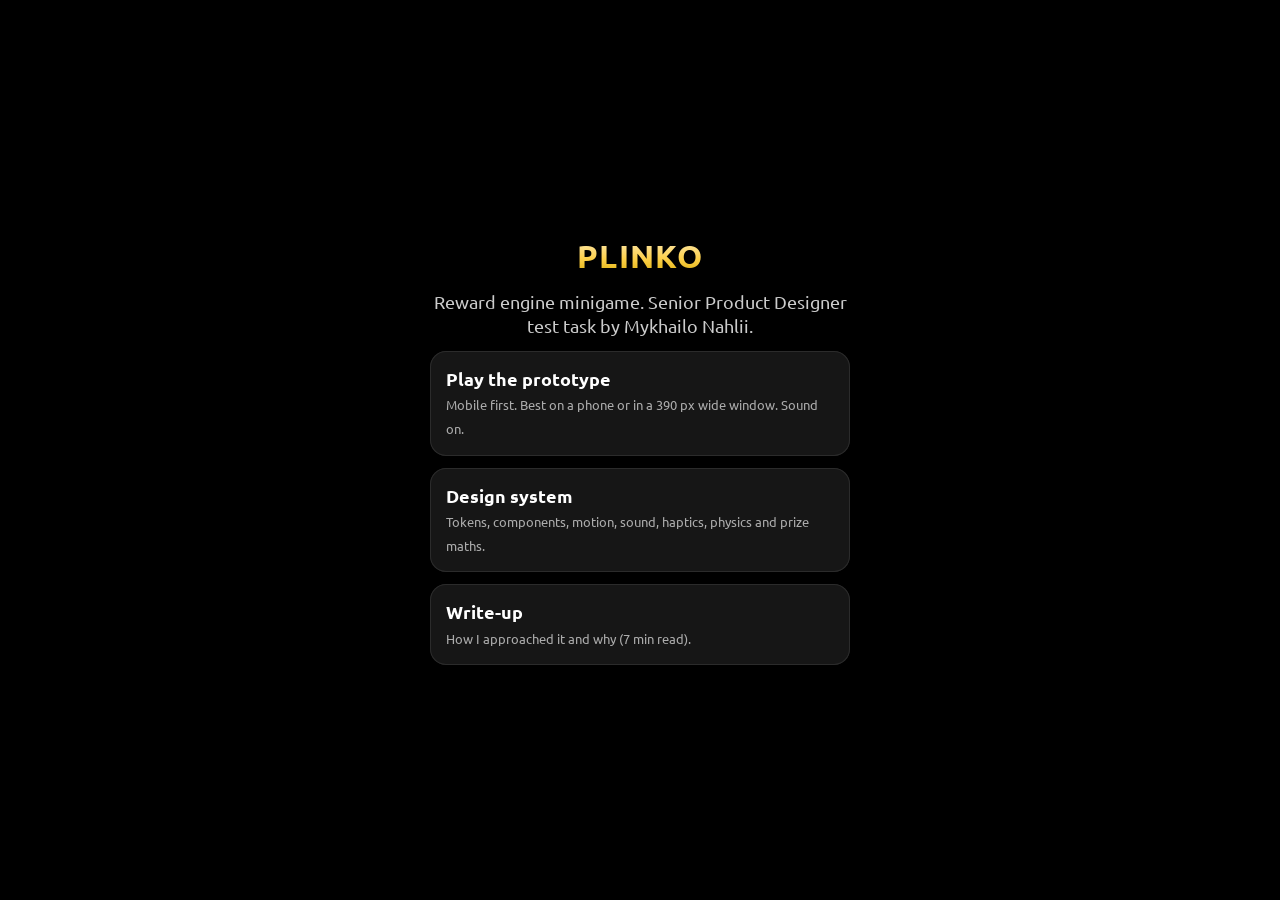
<file: index.html>
<!doctype html>
<html lang="en">
<head>
<meta charset="utf-8">
<meta name="viewport" content="width=device-width, initial-scale=1">
<title>Plinko Reward Engine</title>
<link rel="stylesheet" href="design-system/css/tokens.css">
<link rel="stylesheet" href="design-system/css/base.css">
<style>
  body { min-height: 100vh; display: grid; place-items: center; padding: 24px 16px; }
  main { max-width: 420px; display: flex; flex-direction: column; gap: 12px; text-align: center; }
  h1 { font-size: 32px; font-weight: 700; text-transform: uppercase; letter-spacing: .04em; background: var(--gradient-title-gold); -webkit-background-clip: text; background-clip: text; color: transparent; }
  p { color: var(--on-surface-subtle); }
  a.card { display: block; padding: 16px; border-radius: 16px; background: var(--surface-default); box-shadow: inset 0 0 0 1px var(--outline-variant); color: var(--on-surface-default); text-decoration: none; text-align: left; }
  a.card b { display: block; font-size: 18px; } a.card span { color: var(--on-surface-muted); font-size: 13px; }
  a.card:hover { box-shadow: inset 0 0 0 1px var(--outline-emphasis); }
</style>
</head>
<body>
<main>
  <h1>Plinko</h1>
  <p>Reward engine minigame. Senior Product Designer test task by Mykhailo Nahlii.</p>
  <a class="card" href="prototype/"><b>Play the prototype</b><span>Mobile first. Best on a phone or in a 390 px wide window. Sound on.</span></a>
  <a class="card" href="design-system/"><b>Design system</b><span>Tokens, components, motion, sound, haptics, physics and prize maths.</span></a>
  <a class="card" href="https://github.com/pixelcore1/plinko#readme"><b>Write-up</b><span>How I approached it and why (7 min read).</span></a>
</main>
</body>
</html>
</file>
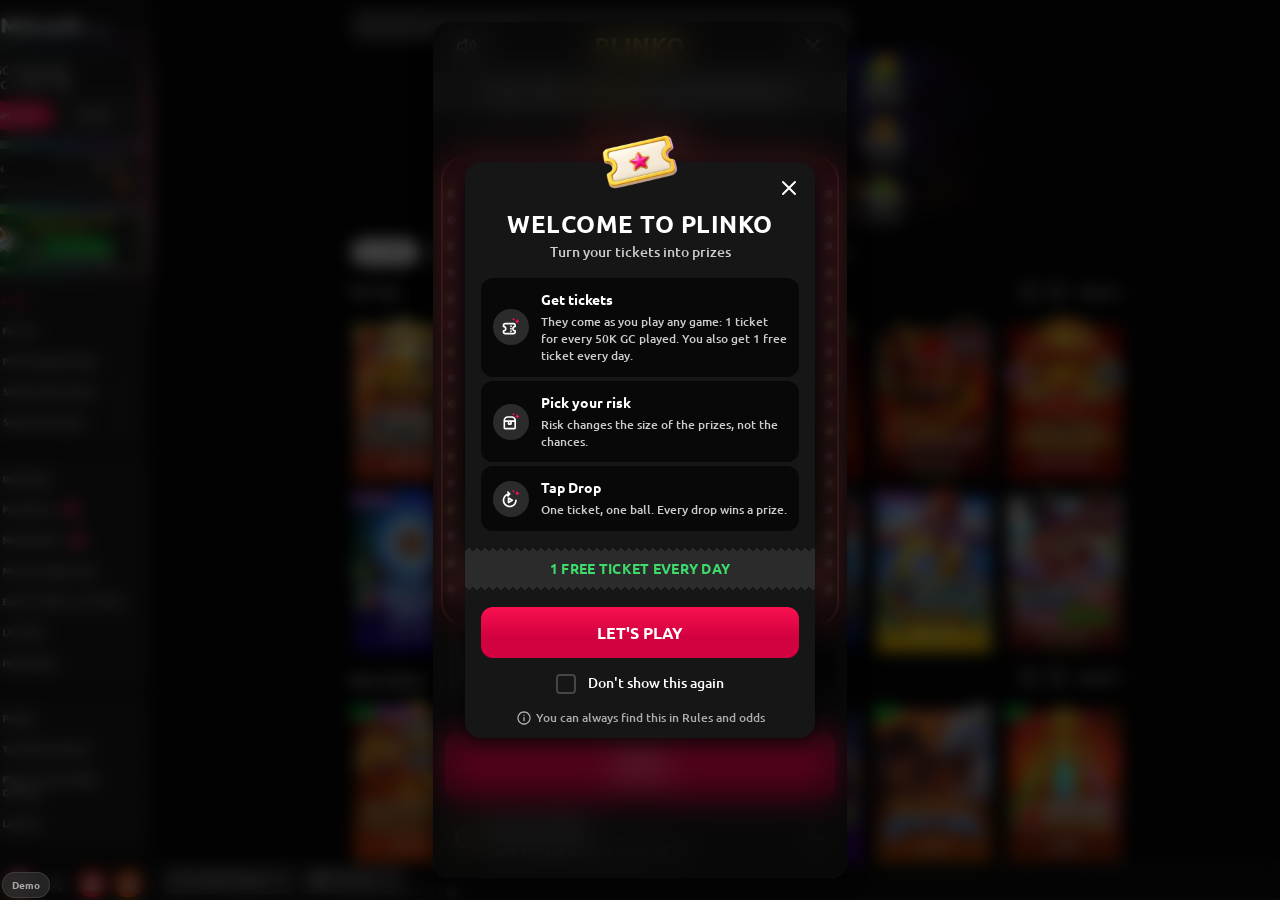
<file: prototype/index.html>
<!doctype html>
<html lang="en">
<head>
<meta charset="utf-8">
<meta name="viewport" content="width=device-width, initial-scale=1, viewport-fit=cover">
<meta name="theme-color" content="#000000">
<title>Plinko prototype</title>
<link rel="stylesheet" href="../design-system/css/tokens.css">
<link rel="stylesheet" href="../design-system/css/type.css">
<link rel="stylesheet" href="../design-system/css/base.css">
<link rel="stylesheet" href="../design-system/css/components.css">
<link rel="stylesheet" href="../design-system/css/motion.css">
<link rel="stylesheet" href="css/game.css">
</head>
<body>

<!-- Host page: a screenshot of the lobby the game opens over (presentation only, blurred under the scrim). -->
<div class="host" id="host" aria-hidden="true">
  <picture><source media="(min-width: 768px)" srcset="img/host-desktop.webp"><img class="host__shot" src="img/host-mobile.webp" alt=""></picture>
</div>


<!-- The game -->
<div class="game" id="game" data-token-mode="mobile" hidden>
  <div class="game__scrim"></div>
  <section class="popup" id="popup" role="dialog" aria-modal="true" aria-labelledby="plinko-title">
    <div class="popup__header">
    <header class="popup-header">
      <button class="icon-button" id="btn-sound" type="button" aria-pressed="true" aria-label="Sound"></button>
      <h1 class="popup-header__title" id="plinko-title">Plinko</h1>
      <button class="icon-button" id="btn-close" type="button" aria-label="Close Plinko"></button>
    </header>
    </div>
    <div class="popup__body">
    <div class="prize-strip" id="prize-strip"></div>

    <div class="board" id="board">
      <div class="board__tab board-tabs"><span class="ticket-tab" id="ticket-tab"><span class="ticket-tab__icon"></span><span class="ticket-tab__count" aria-live="polite">5 tickets</span><span class="ticket-tab__gain" aria-hidden="true">+1</span></span><button class="ticket-tab winnings-tab" id="winnings-tab" type="button" aria-haspopup="dialog" hidden><span class="winnings-tab__icon"></span><span class="winnings-tab__total" aria-live="polite"></span><span class="ticket-tab__gain" aria-hidden="true"></span></button></div>
      <div class="frame">
        <div class="frame__board">
          <span class="chute"></span>
          <div class="playfield">
            <div class="chance-strip" aria-hidden="true"></div>
            <div class="bin-row" role="list" aria-label="Prize bins"></div>
            <canvas aria-hidden="true"></canvas>
          </div>
        </div>
        <div class="frame__bulbs" aria-hidden="true"></div>
      </div>
    </div>

    </div>
    <div class="popup__footer">
    <div class="controls" id="controls" data-state="ready">
      <div class="controls__ready">
        <div class="risk-selector" id="risk">
          <div class="risk-selector__track" role="radiogroup" aria-label="Risk level">
            <span class="risk-selector__thumb" aria-hidden="true"></span>
          </div>
          <p class="risk-selector__caption" aria-live="polite"></p>
        </div>
        <button class="button button--primary button--lg is-pulse" id="btn-drop" type="button">
          <span class="button__label">Drop</span><span class="button__sublabel">5 tickets left</span>
          <span class="spinner spinner--md" hidden></span>
        </button>
        <button class="footer-link" id="btn-rules" type="button" aria-haspopup="dialog"></button>
      </div>
      <div class="controls__empty">
        <div class="timer" id="timer" role="timer" aria-live="off">
          <span class="timer__ring"><svg viewBox="0 0 44 44"><circle class="track" cx="22" cy="22" r="19"/><circle class="fill" cx="22" cy="22" r="19"/></svg></span>
          <span><span class="timer__label">Next free ticket</span><span class="timer__digits">05:12:33</span></span>
        </div>
        <p class="earn-line" id="earn-line"></p>
        <button class="button button--primary button--lg" id="btn-play-games" type="button"><span class="button__label">Play games</span></button>
        <button class="link" id="btn-lobby" type="button">Back to lobby</button>
      </div>
    </div>

    </div>
    <div class="layer" id="layer" hidden></div>
  </section>
  <div id="takeover-root"></div>
</div>
<canvas class="fx-layer" id="fx" aria-hidden="true"></canvas>

<!-- Demo tools for reviewers. Not part of the product. -->
<div class="demo" data-token-mode="mobile">
  <div class="demo__panel" id="demo-panel" hidden>
    <h2>Demo tools</h2>
    <p>Results use the real odds. Force a tier to see rare wins (Big exists on Medium and High).</p>
    <div class="demo__row" id="demo-force">
      <button type="button" data-force="" aria-pressed="true">Random</button>
      <button type="button" data-force="small" aria-pressed="false">Small</button>
      <button type="button" data-force="big" aria-pressed="false">Big</button>
      <button type="button" data-force="mega" aria-pressed="false">Mega</button>
    </div>
    <div class="demo__row">
      <button type="button" id="demo-tickets">+5 tickets</button>
      <button type="button" id="demo-zero">0 tickets</button>
      <button type="button" id="demo-free">Free ticket now</button>
    </div>
    <div class="demo__row">
      <button type="button" id="demo-motion" aria-pressed="false">Reduced motion</button>
      <button type="button" id="demo-debug" aria-pressed="false">Debug</button>
      <button type="button" id="demo-reset">First run again</button>
      <button type="button" id="demo-open">Open Plinko</button>
    </div>
    <p><a href="../design-system/" style="color:inherit">Design system docs</a></p>
  </div>
  <button class="demo__toggle" id="demo-toggle" type="button" aria-expanded="false" aria-controls="demo-panel">Demo</button>
</div>
<div class="debug" id="debug" hidden aria-hidden="true"></div>

<!-- Opened from a file (double click)? Load the sounds inline, because the browser blocks fetch on file:// -->
<script>if (location.protocol === 'file:') document.write('<link rel="stylesheet" href="../design-system/css/fonts-inline.css"><script src="../design-system/js/sfx-data.js"><\/script>');</script>
<!-- js/plinko.js is the bundle of js/main.js and its modules (scripts/build.sh), so the page also works from a file -->
<script src="js/plinko.js" defer></script>
</body>
</html>
</file>
<file: design-system/css/tokens.css>
/* Plinko design tokens. Generated by scripts/build-tokens.py from the Figma variables.
   Do not edit by hand: change the variable in Figma, export, build.
   File: https://www.figma.com/design/EXcHZLG3O0BS12H0wqYm7i */

/* Primitives */
:root, :host {
  --neutral-50: #f5f5f5;
  --neutral-100: #e3e3e3;
  --neutral-200: #cccccc;
  --neutral-300: #acacac;
  --neutral-400: #808080;
  --neutral-500: #5e5e5e;
  --neutral-600: #464646;
  --neutral-700: #2b2b2b;
  --neutral-800: #161616;
  --neutral-900: #080808;
  --neutral-950: #030303;
  --slate-50: #f3f5f8;
  --slate-100: #e4e8ef;
  --slate-200: #cbd2dd;
  --slate-300: #a8b2c2;
  --slate-400: #7b889b;
  --slate-500: #5a6678;
  --slate-600: #38404c;
  --slate-700: #272e39;
  --slate-800: #242931;
  --slate-900: #12161d;
  --slate-950: #01030c;
  --magenta-50: #fff1f1;
  --red-50: #fef2ef;
  --red-100: #fee3de;
  --red-200: #ffcfc6;
  --red-300: #ffb1a3;
  --red-400: #ff826e;
  --red-500: #fb543e;
  --red-600: #e11a00;
  --red-700: #be1400;
  --red-800: #980e00;
  --red-900: #7c0f04;
  --red-950: #460b05;
  --orange-50: #fcf3ed;
  --gold-50: #fbf5e6;
  --gold-100: #fcedc7;
  --gold-200: #fae19b;
  --gold-300: #fdd04a;
  --gold-400: #d6a900;
  --gold-500: #b18c00;
  --gold-600: #917200;
  --gold-700: #7a6000;
  --gold-800: #614c00;
  --gold-900: #503e04;
  --gold-950: #2e2200;
  --orange-100: #fae7db;
  --orange-200: #fad6be;
  --orange-300: #fabc92;
  --orange-400: #ffa766;
  --orange-500: #e47e27;
  --orange-600: #c06300;
  --orange-700: #a25100;
  --orange-800: #7f3f03;
  --orange-900: #602d01;
  --orange-950: #3c1800;
  --green-50: #eef9ef;
  --green-100: #dcf4df;
  --green-200: #c0efc6;
  --green-300: #93e8a1;
  --green-400: #3ddc6a;
  --green-500: #1fb04d;
  --green-600: #00963d;
  --green-700: #007e32;
  --green-800: #006326;
  --green-900: #0d4a1e;
  --green-950: #002d0d;
  --magenta-100: #ffe0e0;
  --magenta-200: #ffc9ca;
  --magenta-300: #ffa5a8;
  --magenta-400: #ff6977;
  --magenta-500: #fa114f;
  --magenta-600: #d1003f;
  --magenta-700: #a80031;
  --magenta-800: #7d0221;
  --magenta-900: #520e15;
  --magenta-950: #1a090d;
  --blue-50: #f0f5fe;
  --blue-100: #dee9fb;
  --blue-200: #c4dafc;
  --blue-300: #9dc2fd;
  --blue-400: #69a0fa;
  --blue-500: #3b82f6;
  --blue-600: #0b65e6;
  --blue-700: #0054c8;
  --blue-800: #0043a2;
  --blue-900: #0b3981;
  --blue-950: #09224b;
  --purple-50: #f9f2fc;
  --purple-100: #ecd8ec;
  --purple-200: #d8b7e1;
  --purple-300: #cf8ee5;
  --purple-400: #c45dde;
  --purple-500: #b03bcf;
  --purple-600: #9a00bb;
  --purple-700: #8400a1;
  --purple-800: #6c0084;
  --purple-900: #49045a;
  --purple-950: #2c0235;
  --white: #ffffff;
  --black: #000000;
  --white-alpha-8: color-mix(in srgb, var(--neutral-50) 8%, transparent);
  --black-alpha-8: color-mix(in srgb, var(--neutral-950) 8%, transparent);
  --white-alpha-16: color-mix(in srgb, var(--neutral-50) 16%, transparent);
  --black-alpha-16: color-mix(in srgb, var(--neutral-950) 16%, transparent);
  --white-alpha-24: color-mix(in srgb, var(--neutral-50) 24%, transparent);
  --black-alpha-24: color-mix(in srgb, var(--neutral-950) 24%, transparent);
  --white-alpha-32: color-mix(in srgb, var(--neutral-50) 32%, transparent);
  --black-alpha-32: color-mix(in srgb, var(--neutral-950) 32%, transparent);
  --white-alpha-40: color-mix(in srgb, var(--neutral-50) 40%, transparent);
  --black-alpha-40: color-mix(in srgb, var(--neutral-950) 40%, transparent);
  --white-alpha-48: color-mix(in srgb, var(--neutral-50) 48%, transparent);
  --black-alpha-48: color-mix(in srgb, var(--neutral-950) 48%, transparent);
  --white-alpha-56: color-mix(in srgb, var(--neutral-50) 56%, transparent);
  --black-alpha-56: color-mix(in srgb, var(--neutral-950) 56%, transparent);
  --white-alpha-64: color-mix(in srgb, var(--neutral-50) 64%, transparent);
  --black-alpha-64: color-mix(in srgb, var(--neutral-950) 64%, transparent);
  --white-alpha-72: color-mix(in srgb, var(--neutral-50) 72%, transparent);
  --black-alpha-72: color-mix(in srgb, var(--neutral-950) 72%, transparent);
  --white-alpha-80: color-mix(in srgb, var(--neutral-50) 80%, transparent);
  --black-alpha-80: color-mix(in srgb, var(--neutral-950) 80%, transparent);
  --white-alpha-88: color-mix(in srgb, var(--neutral-50) 88%, transparent);
  --black-alpha-88: color-mix(in srgb, var(--neutral-950) 88%, transparent);
  --white-alpha-96: color-mix(in srgb, var(--neutral-50) 96%, transparent);
  --black-alpha-96: color-mix(in srgb, var(--neutral-950) 96%, transparent);
  --utilities-spacing-1: 4px;
  --utilities-spacing-2: 8px;
  --utilities-spacing-3: 12px;
  --utilities-spacing-4: 16px;
  --utilities-spacing-5: 20px;
  --utilities-spacing-6: 24px;
  --utilities-spacing-7: 28px;
  --utilities-spacing-8: 32px;
  --utilities-spacing-9: 36px;
  --utilities-spacing-10: 40px;
  --utilities-spacing-11: 44px;
  --utilities-spacing-12: 48px;
  --utilities-spacing-13: 52px;
  --utilities-spacing-14: 56px;
  --utilities-spacing-15: 60px;
  --utilities-spacing-16: 64px;
  --utilities-spacing-17: 68px;
  --utilities-spacing-18: 72px;
  --utilities-spacing-19: 76px;
  --utilities-spacing-20: 80px;
  --utilities-spacing-21: 84px;
  --utilities-spacing-22: 88px;
  --utilities-spacing-23: 92px;
  --utilities-spacing-24: 96px;
  --utilities-spacing-25: 100px;
  --utilities-spacing-26: 104px;
  --utilities-spacing-27: 108px;
  --utilities-spacing-28: 112px;
  --utilities-spacing-29: 116px;
  --utilities-spacing-30: 120px;
  --utilities-spacing-31: 124px;
  --utilities-spacing-32: 128px;
  --utilities-spacing-33: 132px;
  --utilities-spacing-34: 136px;
  --utilities-spacing-35: 140px;
  --utilities-spacing-36: 144px;
  --utilities-spacing-37: 148px;
  --utilities-spacing-38: 152px;
  --utilities-spacing-39: 156px;
  --utilities-spacing-40: 160px;
  --utilities-spacing-41: 164px;
  --utilities-spacing-42: 168px;
  --utilities-spacing-43: 172px;
  --utilities-spacing-44: 176px;
  --utilities-spacing-45: 180px;
  --utilities-spacing-46: 184px;
  --utilities-spacing-47: 188px;
  --utilities-spacing-48: 192px;
  --utilities-spacing-49: 196px;
  --utilities-spacing-50: 200px;
  --utilities-radius-1: 4px;
  --utilities-radius-2: 8px;
  --utilities-radius-3: 12px;
  --utilities-radius-4: 16px;
  --utilities-radius-5: 20px;
  --utilities-radius-6: 24px;
  --utilities-radius-7: 28px;
  --utilities-radius-8: 32px;
  --utilities-radius-9: 36px;
  --utilities-radius-10: 40px;
  --utilities-breakpoint-mobile: 360px;
  --utilities-breakpoint-desktop: 1024px;
  --typography-font-body: "Ubuntu";
  --typography-font-headline: "Ubuntu";
  --typography-weight-light: 300;
  --typography-weight-regular: 400;
  --typography-weight-medium: 500;
  --typography-weight-bold: 700;
  --typography-size-1: 9px;
  --typography-size-2: 10px;
  --typography-size-3: 12px;
  --typography-size-4: 13px;
  --typography-size-5: 14px;
  --typography-size-6: 16px;
  --typography-size-7: 18px;
  --typography-size-8: 20px;
  --typography-size-9: 24px;
  --typography-size-10: 32px;
  --typography-size-11: 40px;
  --typography-size-12: 48px;
  --typography-size-13: 56px;
  --typography-size-display-1: 20px;
  --typography-size-display-2: 26px;
  --typography-size-display-3: 36px;
  --typography-size-display-4: 40px;
  --typography-size-display-5: 48px;
  --typography-size-display-6: 64px;
  --typography-size-display-7: 90px;
  --magenta-alpha-8: color-mix(in srgb, var(--magenta-500) 8%, transparent);
  --magenta-alpha-16: color-mix(in srgb, var(--magenta-500) 16%, transparent);
  --magenta-alpha-24: color-mix(in srgb, var(--magenta-500) 24%, transparent);
  --magenta-alpha-32: color-mix(in srgb, var(--magenta-500) 32%, transparent);
  --magenta-alpha-40: color-mix(in srgb, var(--magenta-500) 40%, transparent);
  --magenta-alpha-48: color-mix(in srgb, var(--magenta-500) 48%, transparent);
  --magenta-alpha-56: color-mix(in srgb, var(--magenta-500) 56%, transparent);
  --magenta-alpha-64: color-mix(in srgb, var(--magenta-500) 64%, transparent);
  --magenta-alpha-72: color-mix(in srgb, var(--magenta-500) 72%, transparent);
  --magenta-alpha-80: color-mix(in srgb, var(--magenta-500) 80%, transparent);
  --magenta-alpha-88: color-mix(in srgb, var(--magenta-500) 88%, transparent);
  --magenta-alpha-96: color-mix(in srgb, var(--magenta-500) 96%, transparent);
  --gold-alpha-8: color-mix(in srgb, var(--gold-300) 8%, transparent);
  --gold-alpha-16: color-mix(in srgb, var(--gold-300) 16%, transparent);
  --gold-alpha-24: color-mix(in srgb, var(--gold-300) 24%, transparent);
  --gold-alpha-32: color-mix(in srgb, var(--gold-300) 32%, transparent);
  --gold-alpha-40: color-mix(in srgb, var(--gold-300) 40%, transparent);
  --gold-alpha-48: color-mix(in srgb, var(--gold-300) 48%, transparent);
  --gold-alpha-56: color-mix(in srgb, var(--gold-300) 56%, transparent);
  --gold-alpha-64: color-mix(in srgb, var(--gold-300) 64%, transparent);
  --gold-alpha-72: color-mix(in srgb, var(--gold-300) 72%, transparent);
  --gold-alpha-80: color-mix(in srgb, var(--gold-300) 80%, transparent);
  --gold-alpha-88: color-mix(in srgb, var(--gold-300) 88%, transparent);
  --gold-alpha-96: color-mix(in srgb, var(--gold-300) 96%, transparent);
  --transparent: rgb(255 255 255 / 0);
}

/* Typography */
:root, :host {
  --font-headline: var(--typography-font-headline);
  --font-body: var(--typography-font-body);
  --font-button: var(--typography-font-body);
  --weight-light-300: var(--typography-weight-light);
  --weight-regular-400: var(--typography-weight-regular);
  --weight-medium-500: var(--typography-weight-medium);
  --weight-bold-700: var(--typography-weight-bold);
}

/* Tokens (Mobile, default) */
:root, :host {
  --layout-breakpoint: var(--utilities-breakpoint-mobile);
  --spacing-2xs: var(--utilities-spacing-1);
  --spacing-xs: var(--utilities-spacing-2);
  --spacing-sm: var(--utilities-spacing-3);
  --spacing-md: var(--utilities-spacing-4);
  --spacing-lg: var(--utilities-spacing-6);
  --spacing-xl: var(--utilities-spacing-7);
  --spacing-2xl: var(--utilities-spacing-8);
  --radius-xs: var(--utilities-radius-1);
  --radius-sm: var(--utilities-radius-2);
  --radius-md: var(--utilities-radius-3);
  --radius-lg: var(--utilities-radius-4);
  --radius-round: var(--utilities-radius-10);
  --font-size-h1: var(--typography-size-10);
  --font-size-h2: var(--typography-size-9);
  --font-size-h3: var(--typography-size-8);
  --font-size-h4: var(--typography-size-7);
  --font-size-h5: var(--typography-size-6);
  --font-size-large: var(--typography-size-5);
  --font-size-paragraph: var(--typography-size-4);
  --font-size-medium: var(--typography-size-3);
  --font-size-small: var(--typography-size-2);
  --font-size-minimum: var(--typography-size-1);
  --font-size-d1: var(--typography-size-display-4);
  --font-size-d2: var(--typography-size-display-2);
  --font-size-d3: var(--typography-size-display-1);
  --button-font-size-lg: 16px;
  --button-font-size-md: 13px;
  --button-font-size-sm: 12px;
  --button-default-horizontal-padding-lg: 20px;
  --button-default-horizontal-padding-md: 16px;
  --button-default-horizontal-padding-sm: 12px;
  --button-default-vertical-padding-lg: 16px;
  --button-default-vertical-padding-md: 14px;
  --button-default-vertical-padding-sm: 12px;
  --button-default-gap-lg: 6px;
  --button-default-gap-md: 6px;
  --button-default-gap-sm: 4px;
  --button-text-horizontal-padding-lg: 24px;
  --button-text-horizontal-padding-md: 20px;
  --button-text-horizontal-padding-sm: 16px;
  --button-text-vertical-padding-lg: 16px;
  --button-text-vertical-padding-md: 14px;
  --button-text-vertical-padding-sm: 12px;
  --button-icon-horizontal-padding-lg: 16px;
  --button-icon-horizontal-padding-md: 14px;
  --button-icon-horizontal-padding-sm: 12px;
  --button-icon-vertical-padding-lg: 16px;
  --button-icon-vertical-padding-md: 14px;
  --button-icon-vertical-padding-sm: 12px;
  --icon-size-xs: var(--utilities-spacing-4);
  --icon-size-sm: var(--utilities-spacing-5);
  --icon-size-md: var(--utilities-spacing-6);
  --icon-size-lg: var(--utilities-spacing-8);
  --icon-size-xl: var(--utilities-spacing-12);
  --blur-low: 8px;
  --blur-medium: 16px;
  --blur-high: 32px;
  --icon-button-size-md: var(--utilities-spacing-11);
  --icon-button-size-lg: var(--utilities-spacing-14);
  --layout-tap-target: var(--utilities-spacing-11);
}

/* Semantic */
:root, :host {
  --surface-default: var(--neutral-800);
  --surface-container-lowest: var(--neutral-900);
  --surface-container-default: var(--neutral-700);
  --surface-inverse: var(--white);
  --on-surface-default: var(--white);
  --on-surface-subtle: var(--neutral-200);
  --on-surface-muted: var(--neutral-300);
  --on-surface-disabled: var(--neutral-500);
  --on-surface-accent: var(--gold-300);
  --on-surface-emphasis: var(--magenta-400);
  --on-surface-inverse: var(--black);
  --outline-default: var(--neutral-600);
  --outline-variant: var(--neutral-700);
  --outline-accent: var(--gold-300);
  --outline-emphasis: var(--magenta-500);
  --elevation-shadow: var(--black);
  --scrim-low: var(--black-alpha-32);
  --scrim-medium: var(--black-alpha-64);
  --scrim-high: var(--black-alpha-72);
  --action-primary-default: var(--magenta-500);
  --action-primary-hover: var(--magenta-700);
  --action-primary-pressed: var(--magenta-800);
  --action-primary-disabled: var(--magenta-900);
  --action-neutral-default: var(--neutral-700);
  --action-neutral-hover: var(--neutral-600);
  --action-neutral-pressed: var(--neutral-500);
  --action-neutral-disabled: var(--neutral-800);
  --feedback-success-default: var(--green-400);
  --interaction-focus-default: var(--white);
  --background-default: var(--black);
  --state-on-surface-default-08: var(--white-alpha-8);
  --state-on-surface-default-16: var(--white-alpha-16);
  --state-on-surface-default-32: var(--white-alpha-32);
  --state-on-surface-accent-48: var(--gold-alpha-48);
  --state-outline-default-16: var(--white-alpha-16);
  --state-action-primary-24: var(--magenta-alpha-24);
  --state-action-primary-32: var(--magenta-alpha-32);
  --state-action-primary-48: var(--magenta-alpha-48);
  --state-on-surface-default-24: var(--white-alpha-24);
}

/* Components */
:root, :host {
  --buttons-primary-default: var(--action-primary-default);
  --buttons-primary-hover: var(--action-primary-hover);
  --buttons-primary-pressed: var(--action-primary-pressed);
  --buttons-primary-disabled: var(--action-primary-disabled);
  --buttons-on-primary: var(--on-surface-default);
  --buttons-on-primary-disabled: var(--on-surface-disabled);
  --buttons-primary-glow: var(--state-action-primary-48);
  --buttons-neutral-default: var(--action-neutral-default);
  --buttons-neutral-hover: var(--action-neutral-hover);
  --buttons-neutral-pressed: var(--action-neutral-pressed);
  --buttons-neutral-disabled: var(--action-neutral-disabled);
  --buttons-on-neutral: var(--on-surface-default);
  --buttons-on-neutral-disabled: var(--on-surface-disabled);
  --buttons-ghost-default: var(--transparent);
  --buttons-ghost-hover: var(--state-on-surface-default-08);
  --buttons-ghost-pressed: var(--state-on-surface-default-16);
  --buttons-ghost-disabled: var(--transparent);
  --buttons-ghost-on-default: var(--on-surface-default);
  --buttons-ghost-on-disabled: var(--on-surface-disabled);
  --buttons-focus-ring: var(--interaction-focus-default);
  --links-default: var(--on-surface-default);
  --links-hover: var(--on-surface-subtle);
  --links-pressed: var(--on-surface-muted);
  --links-disabled: var(--on-surface-disabled);
  --segments-track: var(--surface-container-lowest);
  --segments-selected-default: var(--surface-container-default);
  --segments-selected-hover: var(--action-neutral-hover);
  --segments-selected-disabled: var(--action-neutral-disabled);
  --segments-selected-outline: var(--outline-emphasis);
  --segments-on-selected-default: var(--on-surface-default);
  --segments-on-selected-disabled: var(--on-surface-disabled);
  --segments-unselected-default: var(--transparent);
  --segments-unselected-hover: var(--state-on-surface-default-08);
  --segments-on-unselected-default: var(--on-surface-muted);
  --segments-on-unselected-hover: var(--on-surface-subtle);
  --segments-on-unselected-disabled: var(--on-surface-disabled);
  --segments-chart-unselected: var(--on-surface-disabled);
  --pills-selected: var(--surface-inverse);
  --pills-on-selected: var(--on-surface-inverse);
  --pills-default: var(--surface-container-default);
  --pills-hover: var(--action-neutral-hover);
  --pills-on-default: var(--on-surface-default);
  --selection-controls-primary-default: var(--action-primary-default);
  --selection-controls-primary-hover: var(--action-primary-hover);
  --selection-controls-primary-disabled: var(--action-primary-disabled);
  --selection-controls-primary-off: var(--surface-container-default);
  --selection-controls-primary-off-hover: var(--action-neutral-hover);
  --selection-controls-on-primary: var(--on-surface-default);
  --selection-controls-on-primary-disabled: var(--on-surface-disabled);
  --selection-controls-outline-off: var(--outline-default);
  --icon-default: var(--on-surface-default);
  --icon-subtle: var(--on-surface-subtle);
  --icon-muted: var(--on-surface-muted);
  --icon-disabled: var(--on-surface-disabled);
  --icon-accent: var(--on-surface-accent);
  --icon-emphasis: var(--on-surface-emphasis);
  --icon-inverse: var(--on-surface-inverse);
  --plinko-popup-surface: var(--surface-default);
  --plinko-popup-scrim: var(--scrim-high);
  --plinko-prize-strip-surface: var(--surface-container-default);
  --plinko-prize-strip-on-surface: var(--on-surface-default);
  --plinko-prize-strip-prize: var(--on-surface-accent);
  --plinko-ticket-tab-surface: var(--magenta-900);
  --plinko-ticket-tab-outline: var(--magenta-400);
  --plinko-ticket-tab-on-surface: var(--on-surface-default);
  --plinko-ticket-tab-icon: var(--on-surface-accent);
  --plinko-ticket-tab-empty-surface: var(--surface-container-default);
  --plinko-ticket-tab-on-empty: var(--on-surface-muted);
  --plinko-ticket-tab-icon-empty: var(--on-surface-disabled);
  --plinko-frame-body-top: var(--magenta-900);
  --plinko-frame-body-bottom: var(--magenta-950);
  --plinko-frame-neon: var(--magenta-400);
  --plinko-frame-glow: var(--state-action-primary-32);
  --plinko-frame-board-top: var(--purple-950);
  --plinko-frame-board-bottom: var(--background-default);
  --plinko-frame-chute: var(--background-default);
  --plinko-bulb-pink-core: var(--magenta-100);
  --plinko-bulb-pink-glow: var(--magenta-400);
  --plinko-bulb-gold-core: var(--gold-100);
  --plinko-bulb-gold-glow: var(--gold-300);
  --plinko-peg-idle: var(--on-surface-subtle);
  --plinko-peg-hit: var(--on-surface-accent);
  --plinko-peg-hit-glow: var(--state-on-surface-accent-48);
  --plinko-ball-fill: var(--gold-300);
  --plinko-ball-glow: var(--state-on-surface-accent-48);
  --plinko-chance-bar: var(--state-on-surface-default-08);
  --plinko-chance-bar-hit: var(--state-on-surface-default-24);
  --plinko-bin-cold-bg: var(--slate-600);
  --plinko-bin-cold-on: var(--slate-100);
  --plinko-bin-cold-outline: var(--state-on-surface-default-16);
  --plinko-bin-cool-bg: var(--slate-500);
  --plinko-bin-cool-on: var(--white);
  --plinko-bin-mild-bg: var(--gold-300);
  --plinko-bin-mild-on: var(--gold-950);
  --plinko-bin-warm-bg: var(--orange-400);
  --plinko-bin-warm-on: var(--orange-950);
  --plinko-bin-hot-bg: var(--red-500);
  --plinko-bin-hot-on: var(--red-950);
  --plinko-bin-mega-bg: var(--magenta-500);
  --plinko-bin-mega-on: var(--white);
  --plinko-bin-mega-glow: var(--state-action-primary-48);
  --plinko-bin-hit-outline: var(--on-surface-default);
  --plinko-bin-hit-glow: var(--state-on-surface-default-32);
  --plinko-reward-disc: var(--gold-300);
  --plinko-reward-on-disc: var(--gold-800);
  --plinko-reward-ring: var(--state-on-surface-accent-48);
  --plinko-reward-amount: var(--on-surface-accent);
  --plinko-toast-surface: var(--surface-inverse);
  --plinko-toast-on-surface: var(--on-surface-inverse);
  --plinko-toast-prize: var(--magenta-700);
  --plinko-takeover-top: var(--magenta-900);
  --plinko-takeover-bottom: var(--background-default);
  --plinko-timer-surface: var(--surface-container-default);
  --plinko-timer-outline: var(--outline-default);
  --plinko-timer-digits: var(--on-surface-default);
  --plinko-timer-label: var(--on-surface-subtle);
  --plinko-timer-icon: var(--on-surface-accent);
  --plinko-list-row-surface: var(--surface-container-lowest);
  --plinko-list-row-outline: var(--outline-variant);
  --plinko-list-row-icon-disc: var(--surface-container-default);
  --plinko-drawer-grabber: var(--outline-default);
  --plinko-drawer-divider: var(--state-outline-default-16);
  --plinko-error-disc: var(--surface-container-default);
  --plinko-error-icon: var(--on-surface-muted);
  --icon-sparkle-magenta: var(--magenta-500);
  --icon-sparkle-gold: var(--gold-300);
  --icon-sparkle-green: var(--green-600);
  --spinner-track: var(--state-on-surface-default-24);
  --spinner-indicator: var(--icon-default);
  --buttons-sublabel: var(--on-surface-default);
  --plinko-risk-chart-cold: var(--slate-400);
  --plinko-risk-chart-cool: var(--slate-300);
  --plinko-peg-idle-glow: var(--white-alpha-48);
  --plinko-bulb-off: var(--neutral-600);
  --plinko-bin-text-highlight: var(--white-alpha-64);
  --plinko-bin-text-shade: var(--elevation-shadow);
  --plinko-prize-strip-gift: var(--feedback-success-default);
  --plinko-ticket-tab-low-outline: var(--orange-400);
  --plinko-ticket-tab-on-low: var(--orange-300);
}

/* Motion (Default) */
:root, :host {
  --duration-short-1: 50ms;
  --duration-short-2: 100ms;
  --duration-short-3: 150ms;
  --duration-short-4: 200ms;
  --duration-medium-1: 250ms;
  --duration-medium-2: 300ms;
  --duration-medium-3: 350ms;
  --duration-medium-4: 400ms;
  --duration-long-1: 450ms;
  --duration-long-2: 500ms;
  --duration-long-3: 550ms;
  --duration-long-4: 600ms;
  --easing-linear: linear;
  --easing-standard: cubic-bezier(0.2, 0, 0, 1);
  --easing-standard-decelerate: cubic-bezier(0, 0, 0, 1);
  --easing-standard-accelerate: cubic-bezier(0.3, 0, 1, 1);
  --easing-emphasized-decelerate: cubic-bezier(0.05, 0.7, 0.1, 1);
  --easing-emphasized-accelerate: cubic-bezier(0.3, 0, 0.8, 0.15);
  --easing-overshoot: cubic-bezier(0.34, 1.56, 0.64, 1);
  --motion-press-duration: var(--duration-short-2);
  --motion-press-easing: var(--easing-standard);
  --motion-hover-duration: var(--duration-short-3);
  --motion-hover-easing: var(--easing-standard);
  --motion-fade-duration: var(--duration-short-3);
  --motion-fade-easing: var(--easing-standard);
  --motion-selector-duration: var(--duration-medium-2);
  --motion-selector-easing: var(--easing-overshoot);
  --motion-bins-reshuffle-duration: var(--duration-medium-4);
  --motion-bins-reshuffle-easing: var(--easing-overshoot);
  --motion-toast-duration: var(--duration-medium-1);
  --motion-toast-easing: var(--easing-emphasized-decelerate);
  --motion-sheet-enter-duration: var(--duration-medium-4);
  --motion-sheet-enter-easing: var(--easing-emphasized-decelerate);
  --motion-sheet-exit-duration: var(--duration-short-4);
  --motion-sheet-exit-easing: var(--easing-emphasized-accelerate);
  --motion-modal-enter-duration: var(--duration-long-2);
  --motion-modal-enter-easing: var(--easing-overshoot);
  --motion-modal-exit-duration: var(--duration-short-4);
  --motion-modal-exit-easing: var(--easing-standard-accelerate);
  --duration-extra-long-2: 800ms;
  --motion-spinner-duration: var(--duration-extra-long-2);
  --motion-spinner-easing: var(--easing-linear);
  --motion-pulse-duration: 1600ms;
  --motion-pulse-easing: cubic-bezier(0.4, 0, 0.6, 1);
  --motion-peg-hit-duration: var(--duration-medium-2);
  --motion-peg-hit-easing: var(--easing-standard-decelerate);
  --motion-float-duration: 2800ms;
  --motion-float-easing: cubic-bezier(0.4, 0, 0.6, 1);
  --motion-bulb-twinkle-duration: 3200ms;
  --motion-bulb-twinkle-easing: var(--motion-pulse-easing);
  --motion-bulb-chase-duration: var(--duration-short-4);
  --motion-bins-reel-duration: var(--duration-extra-long-2);
  --motion-bins-reel-stagger-duration: 90ms;
  --motion-bins-reel-easing: cubic-bezier(0.3, 0.1, 0.2, 1.06);
  --motion-win-buildup-duration: var(--duration-extra-long-2);
  --motion-win-buildup-big-duration: var(--duration-long-2);
  --motion-toast-float-duration: 1800ms;
}

/* Tokens (Desktop): starts at --utilities-breakpoint-desktop (1024px) */
@media (min-width: 1024px) {
  :root, :host {
    --layout-breakpoint: var(--utilities-breakpoint-desktop);
    --spacing-2xs: var(--utilities-spacing-2);
    --spacing-xs: var(--utilities-spacing-4);
    --spacing-sm: var(--utilities-spacing-5);
    --spacing-md: var(--utilities-spacing-6);
    --spacing-lg: var(--utilities-spacing-8);
    --spacing-xl: var(--utilities-spacing-10);
    --spacing-2xl: var(--utilities-spacing-12);
    --radius-md: var(--utilities-radius-4);
    --radius-lg: var(--utilities-radius-6);
    --font-size-h1: var(--typography-size-13);
    --font-size-h2: var(--typography-size-12);
    --font-size-h3: var(--typography-size-10);
    --font-size-h4: var(--typography-size-9);
    --font-size-h5: var(--typography-size-8);
    --font-size-large: var(--typography-size-7);
    --font-size-paragraph: var(--typography-size-6);
    --font-size-medium: var(--typography-size-5);
    --font-size-small: var(--typography-size-3);
    --font-size-d1: var(--typography-size-display-7);
    --font-size-d2: var(--typography-size-display-6);
    --font-size-d3: var(--typography-size-display-4);
    --button-font-size-lg: 20px;
    --button-font-size-md: 16px;
    --button-default-horizontal-padding-lg: 24px;
    --button-default-horizontal-padding-md: 22px;
    --button-default-vertical-padding-lg: 20px;
    --button-default-vertical-padding-md: 18px;
    --button-text-horizontal-padding-lg: 32px;
    --button-text-horizontal-padding-md: 28px;
    --button-text-horizontal-padding-sm: 20px;
    --button-text-vertical-padding-lg: 20px;
    --button-text-vertical-padding-md: 18px;
    --button-text-vertical-padding-sm: 10px;
    --button-icon-horizontal-padding-lg: 20px;
    --button-icon-horizontal-padding-md: 18px;
    --button-icon-vertical-padding-lg: 20px;
    --button-icon-vertical-padding-md: 18px;
}
}

/* Tokens (Mobile) on demand: the game popup is a mobile layout at every width, so it pins this mode */
[data-token-mode="mobile"] {
  --layout-breakpoint: var(--utilities-breakpoint-mobile);
  --spacing-2xs: var(--utilities-spacing-1);
  --spacing-xs: var(--utilities-spacing-2);
  --spacing-sm: var(--utilities-spacing-3);
  --spacing-md: var(--utilities-spacing-4);
  --spacing-lg: var(--utilities-spacing-6);
  --spacing-xl: var(--utilities-spacing-7);
  --spacing-2xl: var(--utilities-spacing-8);
  --radius-md: var(--utilities-radius-3);
  --radius-lg: var(--utilities-radius-4);
  --font-size-h1: var(--typography-size-10);
  --font-size-h2: var(--typography-size-9);
  --font-size-h3: var(--typography-size-8);
  --font-size-h4: var(--typography-size-7);
  --font-size-h5: var(--typography-size-6);
  --font-size-large: var(--typography-size-5);
  --font-size-paragraph: var(--typography-size-4);
  --font-size-medium: var(--typography-size-3);
  --font-size-small: var(--typography-size-2);
  --font-size-d1: var(--typography-size-display-4);
  --font-size-d2: var(--typography-size-display-2);
  --font-size-d3: var(--typography-size-display-1);
  --button-font-size-lg: 16px;
  --button-font-size-md: 13px;
  --button-default-horizontal-padding-lg: 20px;
  --button-default-horizontal-padding-md: 16px;
  --button-default-vertical-padding-lg: 16px;
  --button-default-vertical-padding-md: 14px;
  --button-text-horizontal-padding-lg: 24px;
  --button-text-horizontal-padding-md: 20px;
  --button-text-horizontal-padding-sm: 16px;
  --button-text-vertical-padding-lg: 16px;
  --button-text-vertical-padding-md: 14px;
  --button-text-vertical-padding-sm: 12px;
  --button-icon-horizontal-padding-lg: 16px;
  --button-icon-horizontal-padding-md: 14px;
  --button-icon-vertical-padding-lg: 16px;
  --button-icon-vertical-padding-md: 14px;
}

/* Motion (Reduced): short fades, loops off */
@media (prefers-reduced-motion: reduce) {
  :root, :host {
    --easing-overshoot: var(--easing-standard);
    --motion-press-duration: var(--duration-short-1);
    --motion-selector-duration: var(--duration-short-3);
    --motion-selector-easing: var(--easing-standard);
    --motion-bins-reshuffle-duration: var(--duration-short-3);
    --motion-bins-reshuffle-easing: var(--easing-standard);
    --motion-toast-duration: var(--duration-short-3);
    --motion-toast-easing: var(--easing-standard);
    --motion-sheet-enter-duration: var(--duration-short-3);
    --motion-sheet-enter-easing: var(--easing-standard);
    --motion-sheet-exit-duration: var(--duration-short-3);
    --motion-sheet-exit-easing: var(--easing-standard);
    --motion-modal-enter-duration: var(--duration-short-3);
    --motion-modal-enter-easing: var(--easing-standard);
    --motion-modal-exit-duration: var(--duration-short-3);
    --motion-modal-exit-easing: var(--easing-standard);
    --motion-peg-hit-duration: var(--duration-short-3);
    --motion-float-duration: 0ms;
    --motion-bins-reel-duration: var(--duration-short-3);
    --motion-bins-reel-stagger-duration: 0ms;
    --motion-bins-reel-easing: var(--easing-standard);
    --motion-win-buildup-duration: var(--duration-short-3);
    --motion-win-buildup-big-duration: var(--duration-short-3);
    --motion-toast-float-duration: 1600ms;
}
}

/* Manual override for docs and tests: <html data-motion="reduced"> */
[data-motion="reduced"] {
  --easing-overshoot: var(--easing-standard);
  --motion-press-duration: var(--duration-short-1);
  --motion-selector-duration: var(--duration-short-3);
  --motion-selector-easing: var(--easing-standard);
  --motion-bins-reshuffle-duration: var(--duration-short-3);
  --motion-bins-reshuffle-easing: var(--easing-standard);
  --motion-toast-duration: var(--duration-short-3);
  --motion-toast-easing: var(--easing-standard);
  --motion-sheet-enter-duration: var(--duration-short-3);
  --motion-sheet-enter-easing: var(--easing-standard);
  --motion-sheet-exit-duration: var(--duration-short-3);
  --motion-sheet-exit-easing: var(--easing-standard);
  --motion-modal-enter-duration: var(--duration-short-3);
  --motion-modal-enter-easing: var(--easing-standard);
  --motion-modal-exit-duration: var(--duration-short-3);
  --motion-modal-exit-easing: var(--easing-standard);
  --motion-peg-hit-duration: var(--duration-short-3);
  --motion-float-duration: 0ms;
  --motion-bins-reel-duration: var(--duration-short-3);
  --motion-bins-reel-stagger-duration: 0ms;
  --motion-bins-reel-easing: var(--easing-standard);
  --motion-win-buildup-duration: var(--duration-short-3);
  --motion-win-buildup-big-duration: var(--duration-short-3);
  --motion-toast-float-duration: 1600ms;
}

/* Bin heat: set data-heat on a bin (or a chip), its colours follow */
:root, :host {
  --bin-bg: var(--plinko-bin-cold-bg);
  --bin-on: var(--plinko-bin-cold-on);
  --bin-outline: var(--plinko-bin-cold-outline);
  --bin-sparkle: var(--icon-sparkle-magenta);
}
[data-heat="cold"] {
  --bin-bg: var(--plinko-bin-cold-bg);
  --bin-on: var(--plinko-bin-cold-on);
  --bin-outline: var(--plinko-bin-cold-outline);
  --bin-sparkle: var(--icon-sparkle-magenta);
}
[data-heat="cool"] {
  --bin-bg: var(--plinko-bin-cool-bg);
  --bin-on: var(--plinko-bin-cool-on);
  --bin-outline: var(--buttons-ghost-default);
  --bin-sparkle: var(--icon-sparkle-magenta);
}
[data-heat="mild"] {
  --bin-bg: var(--plinko-bin-mild-bg);
  --bin-on: var(--plinko-bin-mild-on);
  --bin-outline: var(--buttons-ghost-default);
  --bin-sparkle: var(--icon-sparkle-magenta);
}
[data-heat="warm"] {
  --bin-bg: var(--plinko-bin-warm-bg);
  --bin-on: var(--plinko-bin-warm-on);
  --bin-outline: var(--buttons-ghost-default);
  --bin-sparkle: var(--icon-sparkle-magenta);
}
[data-heat="hot"] {
  --bin-bg: var(--plinko-bin-hot-bg);
  --bin-on: var(--plinko-bin-hot-on);
  --bin-outline: var(--buttons-ghost-default);
  --bin-sparkle: var(--icon-sparkle-gold);
}
[data-heat="mega"] {
  --bin-bg: var(--plinko-bin-mega-bg);
  --bin-on: var(--plinko-bin-mega-on);
  --bin-outline: var(--buttons-ghost-default);
  --bin-sparkle: var(--icon-sparkle-gold);
}

/* Paint styles (gradients). Layer order: top layer first, as CSS expects */
:root, :host {
  --gradient-cta-default: linear-gradient(180deg, var(--magenta-500) 0%, var(--magenta-600) 60%);
  --gradient-cta-hover: linear-gradient(180deg, var(--magenta-600) 0%, var(--magenta-700) 60%);
  --gradient-cta-pressed: linear-gradient(180deg, var(--magenta-700) 0%, var(--magenta-800) 60%);
  --gradient-ball-trail: linear-gradient(180deg, var(--transparent) 0%, var(--plinko-ball-glow) 100%);
  --gradient-bin-mega: linear-gradient(180deg, var(--white-alpha-40) 0%, var(--transparent) 100%), linear-gradient(180deg, var(--magenta-400) 0%, var(--magenta-500) 100%);
  --gradient-bin-surface: linear-gradient(180deg, var(--white-alpha-40) 0%, var(--transparent) 100%), linear-gradient(var(--bin-bg), var(--bin-bg));
  --gradient-bin-rim: linear-gradient(180deg, var(--white-alpha-48) 0%, var(--transparent) 50%);
  --gradient-title-gold: linear-gradient(180deg, var(--gold-100) 0%, var(--gold-300) 55%, var(--gold-400) 100%);
  --gradient-frame-body: linear-gradient(180deg, var(--plinko-frame-body-top) 0%, var(--plinko-frame-body-bottom) 100%);
  --gradient-frame-board: linear-gradient(180deg, var(--plinko-frame-board-top) 0%, var(--plinko-frame-board-bottom) 70%);
  --gradient-frame-board-pattern: linear-gradient(180deg, var(--plinko-frame-board-top) 0%, var(--plinko-frame-board-bottom) 70%);
  --gradient-title-pink: linear-gradient(180deg, var(--white) 0%, var(--magenta-400) 40%, var(--magenta-500) 100%);
  --gradient-reward-rays: radial-gradient(circle at 50% 50%, var(--plinko-reward-ring) 20%, var(--transparent) 100%);
  --gradient-takeover-background: radial-gradient(circle at 50% 50%, var(--plinko-takeover-top) 0%, var(--plinko-takeover-bottom) 75%);
}

/* Effect styles (glows and shadows) */
:root, :host {
  --glow-primary-pulse: 0px 4px 16px 0px var(--buttons-primary-glow);
  --glow-peg-idle: 0px 0px 6px 0px var(--plinko-peg-idle-glow);
  --glow-peg-hit: 0px 0px 10px 2px var(--plinko-peg-hit-glow);
  --glow-ball: 0px 0px 16px 0px var(--plinko-ball-glow);
  --glow-ball-landed: 0px 0px 22px 4px var(--plinko-ball-glow);
  --glow-bulb-pink: 0px 0px 7px 2px var(--plinko-bulb-pink-glow);
  --glow-bulb-gold: 0px 0px 7px 2px var(--plinko-bulb-gold-glow);
  --glow-bin-mega: 0px 0px 12px 0px var(--plinko-bin-mega-glow);
  --glow-bin-anticipation: 0px 0px 10px 0px var(--plinko-bin-hit-glow);
  --glow-bin-hit: 0px 0px 22px 4px var(--plinko-bin-hit-glow);
  --text-engraved: 0px 0.5px 0.5px 0px var(--plinko-bin-text-highlight), 0px -0.5px 0.5px 0px var(--plinko-bin-text-shade);
  --glow-frame: 0px 0px 24px 0px var(--plinko-frame-glow);
  --glow-board-inner: 0px 0px 16px 0px var(--plinko-frame-glow);
  --shadow-popover: 0px 6px 20px 0px var(--scrim-medium);
  --shadow-sheet: 0px -10px 40px 0px var(--scrim-medium);
  --glow-bulb-pink-flare: 0px 0px 14px 4px var(--plinko-bulb-pink-glow);
  --glow-bulb-gold-flare: 0px 0px 14px 4px var(--plinko-bulb-gold-glow);
  --glow-frame-gold: 0px 0px 24px 4px var(--gold-alpha-64), 0px 0px 56px 8px var(--gold-alpha-32);
}
</file>
<file: design-system/css/base.css>
/* Plinko UI base layer: font, reset, focus ring, helpers.
   Load order: tokens.css, type.css, base.css, components.css, motion.css */

@font-face { font-family: "Ubuntu"; src: url("../assets/fonts/ubuntu-light.woff2") format("woff2"); font-weight: 300; font-display: swap; }
@font-face { font-family: "Ubuntu"; src: url("../assets/fonts/ubuntu-regular.woff2") format("woff2"); font-weight: 400; font-display: swap; }
@font-face { font-family: "Ubuntu"; src: url("../assets/fonts/ubuntu-medium.woff2") format("woff2"); font-weight: 500; font-display: swap; }
@font-face { font-family: "Ubuntu"; src: url("../assets/fonts/ubuntu-bold.woff2") format("woff2"); font-weight: 700; font-display: swap; }

*, *::before, *::after { box-sizing: border-box; }
html { -webkit-text-size-adjust: 100%; }
body { margin: 0; background: var(--background-default); color: var(--on-surface-default); font-family: var(--font-body), system-ui, sans-serif; font-size: var(--font-size-large); line-height: 1.35; -webkit-font-smoothing: antialiased; }
h1, h2, h3, h4, p, ul, ol, figure { margin: 0; }
ul, ol { padding: 0; list-style: none; }
img, svg { display: block; max-width: 100%; }
button { font: inherit; color: inherit; background: none; border: 0; padding: 0; cursor: pointer; -webkit-tap-highlight-color: transparent; }
button:disabled, [aria-disabled="true"] { cursor: default; }
table { border-collapse: collapse; }

/* One focus ring for every control (Figma property "Focus") */
:focus-visible { outline: 2px solid var(--buttons-focus-ring); outline-offset: 2px; }
:focus:not(:focus-visible) { outline: none; }

.sr-only { position: absolute; width: 1px; height: 1px; padding: 0; margin: -1px; overflow: hidden; clip: rect(0 0 0 0); white-space: nowrap; border: 0; }
.tabular { font-variant-numeric: tabular-nums; }
.gold-text { background: var(--gradient-title-gold); -webkit-background-clip: text; background-clip: text; color: transparent; }
.pink-text { background: var(--gradient-title-pink); -webkit-background-clip: text; background-clip: text; color: transparent; }
</file>
<file: design-system/css/type.css>
/* Text styles from Figma. Generated by scripts/build-tokens.py. Class = Figma style name. */
.text-headline-h1/medium-500-medium { font-family: var(--font-headline), system-ui, sans-serif; font-size: var(--font-size-h1); font-weight: var(--weight-medium-500); line-height: 1.15; } /* Headline/H1/medium-500 */
.text-headline-h1/bold-700-bold { font-family: var(--font-headline), system-ui, sans-serif; font-size: var(--font-size-h1); font-weight: var(--weight-bold-700); line-height: 1.15; } /* Headline/H1/bold-700 */
.text-headline-h2/medium-500-medium { font-family: var(--font-headline), system-ui, sans-serif; font-size: var(--font-size-h2); font-weight: var(--weight-medium-500); line-height: 1.2; } /* Headline/H2/medium-500 */
.text-headline-h2/bold-700-bold { font-family: var(--font-headline), system-ui, sans-serif; font-size: var(--font-size-h2); font-weight: var(--weight-bold-700); line-height: 1.2; } /* Headline/H2/bold-700 */
.text-headline-h3/medium-500-medium { font-family: var(--font-headline), system-ui, sans-serif; font-size: var(--font-size-h3); font-weight: var(--weight-medium-500); line-height: 1.25; } /* Headline/H3/medium-500 */
.text-headline-h3/bold-700-bold { font-family: var(--font-headline), system-ui, sans-serif; font-size: var(--font-size-h3); font-weight: var(--weight-bold-700); line-height: 1.25; } /* Headline/H3/bold-700 */
.text-headline-h4/medium-500-medium { font-family: var(--font-headline), system-ui, sans-serif; font-size: var(--font-size-h4); font-weight: var(--weight-medium-500); line-height: 1.25; } /* Headline/H4/medium-500 */
.text-headline-h4/bold-700-bold { font-family: var(--font-headline), system-ui, sans-serif; font-size: var(--font-size-h4); font-weight: var(--weight-bold-700); line-height: 1.25; } /* Headline/H4/bold-700 */
.text-headline-h5/medium-500-medium { font-family: var(--font-headline), system-ui, sans-serif; font-size: var(--font-size-h5); font-weight: var(--weight-medium-500); line-height: 1.3; } /* Headline/H5/medium-500 */
.text-headline-h5/bold-700-bold { font-family: var(--font-headline), system-ui, sans-serif; font-size: var(--font-size-h5); font-weight: var(--weight-bold-700); line-height: 1.3; } /* Headline/H5/bold-700 */
.text-body-large/medium-500-medium { font-family: var(--font-body), system-ui, sans-serif; font-size: var(--font-size-large); font-weight: var(--weight-medium-500); line-height: 1.35; } /* Body/Large/medium-500 */
.text-body-large/bold-700-bold { font-family: var(--font-body), system-ui, sans-serif; font-size: var(--font-size-large); font-weight: var(--weight-bold-700); line-height: 1.35; } /* Body/Large/bold-700 */
.text-body-paragraph/medium-500-medium { font-family: var(--font-body), system-ui, sans-serif; font-size: var(--font-size-paragraph); font-weight: var(--weight-medium-500); line-height: 1.4; } /* Body/Paragraph/medium-500 */
.text-body-paragraph/bold-700-bold { font-family: var(--font-body), system-ui, sans-serif; font-size: var(--font-size-paragraph); font-weight: var(--weight-bold-700); line-height: 1.4; } /* Body/Paragraph/bold-700 */
.text-body-medium/medium-500-medium { font-family: var(--font-body), system-ui, sans-serif; font-size: var(--font-size-medium); font-weight: var(--weight-medium-500); line-height: 1.45; } /* Body/Medium/medium-500 */
.text-body-medium/bold-700-bold { font-family: var(--font-body), system-ui, sans-serif; font-size: var(--font-size-medium); font-weight: var(--weight-bold-700); line-height: 1.45; } /* Body/Medium/bold-700 */
.text-body-small/medium-500-medium { font-family: var(--font-body), system-ui, sans-serif; font-size: var(--font-size-small); font-weight: var(--weight-medium-500); line-height: 1.5; } /* Body/Small/medium-500 */
.text-body-small/bold-700-bold { font-family: var(--font-body), system-ui, sans-serif; font-size: var(--font-size-small); font-weight: var(--weight-bold-700); line-height: 1.5; } /* Body/Small/bold-700 */
.text-body-minimum/medium-500-medium { font-family: var(--font-body), system-ui, sans-serif; font-size: var(--font-size-minimum); font-weight: var(--weight-medium-500); line-height: 1.55; } /* Body/Minimum/medium-500 */
.text-body-minimum/bold-700-bold { font-family: var(--font-body), system-ui, sans-serif; font-size: var(--font-size-minimum); font-weight: var(--weight-bold-700); line-height: 1.55; } /* Body/Minimum/bold-700 */
.text-button-lg { font-family: var(--font-button), system-ui, sans-serif; font-size: var(--button-font-size-lg); font-weight: var(--weight-bold-700); line-height: 1.2; } /* Components/Button/lg */
.text-button-md { font-family: var(--font-button), system-ui, sans-serif; font-size: var(--button-font-size-md); font-weight: var(--weight-bold-700); line-height: 1.2; } /* Components/Button/md */
.text-button-sm { font-family: var(--font-button), system-ui, sans-serif; font-size: var(--button-font-size-sm); font-weight: var(--weight-bold-700); line-height: 1.2; } /* Components/Button/sm */
.text-title-h1/bold-700 { font-family: var(--font-headline), system-ui, sans-serif; font-size: var(--font-size-h1); font-weight: var(--weight-bold-700); line-height: 1.15; text-transform: uppercase; } /* Title/H1/bold-700 */
.text-title-h2/bold-700 { font-family: var(--font-headline), system-ui, sans-serif; font-size: var(--font-size-h2); font-weight: var(--weight-bold-700); line-height: 1.2; letter-spacing: 0.02em; text-transform: uppercase; } /* Title/H2/bold-700 */
.text-title-h3/bold-700 { font-family: var(--font-headline), system-ui, sans-serif; font-size: var(--font-size-h3); font-weight: var(--weight-bold-700); line-height: 1.25; letter-spacing: 0.02em; text-transform: uppercase; } /* Title/H3/bold-700 */
.text-title-large/bold-700 { font-family: var(--font-headline), system-ui, sans-serif; font-size: var(--font-size-large); font-weight: var(--weight-bold-700); line-height: 1.35; letter-spacing: 0.02em; text-transform: uppercase; } /* Title/Large/bold-700 */
.text-label-paragraph/bold-700 { font-family: var(--font-body), system-ui, sans-serif; font-size: var(--font-size-paragraph); font-weight: var(--weight-bold-700); line-height: 1.4; letter-spacing: 0.12em; text-transform: uppercase; } /* Label/Paragraph/bold-700 */
.text-label-small/bold-700 { font-family: var(--font-body), system-ui, sans-serif; font-size: var(--font-size-small); font-weight: var(--weight-bold-700); line-height: 1.5; letter-spacing: 0.12em; text-transform: uppercase; } /* Label/Small/bold-700 */
.text-number-h2/bold-700 { font-family: var(--font-headline), system-ui, sans-serif; font-size: var(--font-size-h2); font-weight: var(--weight-bold-700); line-height: 1.2; } /* Number/H2/bold-700 */
</file>
<file: design-system/css/components.css>
/* Plinko UI components. One block per Figma component.
   Naming: Figma "plinko/button, Variant=Primary, Size=lg, State=Disabled" = .button.button--primary.button--lg.is-disabled
   States: Hover = :hover inside @media (hover: hover), Pressed = :active or .is-pressed, Disabled = :disabled or .is-disabled,
   Focus = :focus-visible, Selected/Checked = ARIA attribute (aria-checked, aria-selected, aria-pressed).
   Only tokens are used here: no raw colours. */

/* ---------- Icon (plinko/icon/*) ---------- */
.icon { display: inline-block; flex: none; width: var(--icon-size-md); height: var(--icon-size-md); color: var(--icon-default); }
.icon svg { width: 100%; height: 100%; }
.icon--xs { width: var(--icon-size-xs); height: var(--icon-size-xs); }
.icon--sm { width: var(--icon-size-sm); height: var(--icon-size-sm); }
.icon--md { width: var(--icon-size-md); height: var(--icon-size-md); }
.icon--lg { width: var(--icon-size-lg); height: var(--icon-size-lg); }
.icon--xl { width: var(--icon-size-xl); height: var(--icon-size-xl); }
.icon--accent { color: var(--icon-accent); }
.icon--muted { color: var(--icon-muted); }
.icon--emphasis { color: var(--icon-emphasis); }

/* ---------- Spinner (plinko/spinner) ---------- */
.spinner { --size: var(--icon-size-md); width: var(--size); height: var(--size); border-radius: 50%; border: calc(var(--size) / 8) solid var(--spinner-track); border-top-color: var(--spinner-indicator); animation: plk-spin var(--motion-spinner-duration) var(--motion-spinner-easing) infinite; }
.spinner--xs { --size: var(--icon-size-xs); } .spinner--sm { --size: var(--icon-size-sm); } .spinner--lg { --size: var(--icon-size-lg); } .spinner--xl { --size: var(--icon-size-xl); }

/* ---------- Scrim (plinko/scrim) ---------- */
.scrim { position: absolute; inset: 0; display: flex; justify-content: center; background: var(--scrim-medium); z-index: 20; }
.scrim--center { align-items: center; padding: var(--spacing-md); }
.scrim--bottom { align-items: flex-end; }
.scrim--blur-low { backdrop-filter: blur(var(--blur-low)); -webkit-backdrop-filter: blur(var(--blur-low)); }
.scrim--blur-medium { backdrop-filter: blur(var(--blur-medium)); -webkit-backdrop-filter: blur(var(--blur-medium)); }
.scrim--blur-high { backdrop-filter: blur(var(--blur-high)); -webkit-backdrop-filter: blur(var(--blur-high)); }
.scrim--low { background: var(--scrim-low); } .scrim--high { background: var(--scrim-high); }

/* ---------- Button (plinko/button) ---------- */
.button { position: relative; display: inline-flex; flex-direction: column; align-items: center; justify-content: center; gap: 2px; min-height: 44px; border-radius: var(--radius-md); font-family: var(--font-button), system-ui, sans-serif; font-weight: var(--weight-bold-700); line-height: 1.2; text-transform: uppercase; text-align: center; transition: transform var(--motion-press-duration) var(--motion-press-easing), background var(--motion-hover-duration) var(--motion-hover-easing), color var(--motion-hover-duration); user-select: none; -webkit-user-select: none; }
.button__row { display: inline-flex; align-items: center; gap: var(--button-default-gap-md); }
.button__sublabel { font-size: var(--font-size-small); font-weight: var(--weight-medium-500); text-transform: none; color: var(--buttons-sublabel); line-height: 1.2; }
.button--lg { width: 100%; padding: var(--button-default-vertical-padding-lg) var(--button-default-horizontal-padding-lg); font-size: var(--button-font-size-lg); gap: 0; }
.button--lg .button__sublabel { font-size: var(--font-size-medium); }
.button--md { min-height: var(--layout-tap-target); padding: var(--button-default-vertical-padding-md) var(--button-default-horizontal-padding-md); font-size: var(--button-font-size-md); }
.button--sm { min-height: var(--layout-tap-target); padding: var(--button-default-vertical-padding-sm) var(--button-default-horizontal-padding-sm); font-size: var(--button-font-size-sm); }
.button--block { width: 100%; }
.button--primary { background: var(--gradient-cta-default); color: var(--buttons-on-primary); }
.button--neutral { background: var(--buttons-neutral-default); color: var(--buttons-on-neutral); }
@media (hover: hover) {
  .button--primary:hover:not(:disabled):not(.is-disabled):not(.is-loading) { background: var(--gradient-cta-hover); }
  .button--neutral:hover:not(:disabled):not(.is-disabled) { background: var(--buttons-neutral-hover); }
}
.button:active:not(:disabled):not(.is-disabled):not(.is-loading), .button.is-pressed { transform: scale(0.97); }
.button--primary:active:not(:disabled):not(.is-disabled):not(.is-loading), .button--primary.is-pressed { background: var(--gradient-cta-pressed); }
.button--neutral:active:not(:disabled), .button--neutral.is-pressed { background: var(--buttons-neutral-pressed); }
.button--primary:disabled, .button--primary.is-disabled { background: var(--buttons-primary-disabled); color: var(--buttons-on-primary-disabled); }
.button--primary:disabled .button__sublabel, .button--primary.is-disabled .button__sublabel { color: var(--buttons-on-primary-disabled); }
.button--neutral:disabled, .button--neutral.is-disabled { background: var(--buttons-neutral-disabled); color: var(--buttons-on-neutral-disabled); }
.button.is-loading > :not(.spinner) { opacity: 0; }
.button.is-loading .spinner { position: absolute; inset: 0; margin: auto; }
.button.is-pulse { animation: plk-pulse-glow var(--motion-pulse-duration) var(--motion-pulse-easing) infinite; }

/* ---------- Icon button (plinko/icon-button) ---------- */
.icon-button { display: inline-grid; place-items: center; flex: none; width: var(--icon-button-size-md); height: var(--icon-button-size-md); border-radius: var(--radius-round); color: var(--icon-default); background: var(--buttons-ghost-default); transition: transform var(--motion-press-duration) var(--motion-press-easing), background var(--motion-hover-duration); }
.icon-button--lg { width: var(--icon-button-size-lg); height: var(--icon-button-size-lg); }
.icon-button--lg .icon { width: var(--icon-size-lg); height: var(--icon-size-lg); }
@media (hover: hover) { .icon-button:hover:not(:disabled) { background: var(--buttons-ghost-hover); } }
.icon-button:active:not(:disabled), .icon-button.is-pressed { background: var(--buttons-ghost-pressed); transform: scale(0.92); }
.icon-button:disabled, .icon-button.is-disabled { color: var(--buttons-ghost-on-disabled); }

/* ---------- Text link (plinko/link) ---------- */
.link { display: inline-flex; align-items: center; justify-content: center; min-height: 44px; padding: 0 var(--spacing-sm); font-size: var(--font-size-large); font-weight: var(--weight-bold-700); color: var(--links-default); text-decoration: none; transition: color var(--motion-hover-duration); }
@media (hover: hover) { .link:hover:not(:disabled) { color: var(--links-hover); } }
.link:active { color: var(--links-pressed); }
.link:disabled, .link.is-disabled { color: var(--links-disabled); }

/* ---------- Risk chart (plinko/risk-chart) ---------- */
.risk-chart { width: 54px; height: 14px; display: block; }
.risk-chart rect { fill: var(--segments-chart-unselected); transition: fill var(--motion-selector-duration) var(--easing-standard); transition-delay: calc(var(--d, 0) * 20ms); }
.risk-chart.is-selected rect[data-heat="cold"] { fill: var(--plinko-risk-chart-cold); }
.risk-chart.is-selected rect[data-heat="cool"] { fill: var(--plinko-risk-chart-cool); }
.risk-chart.is-selected rect[data-heat="mild"] { fill: var(--plinko-bin-mild-bg); }
.risk-chart.is-selected rect[data-heat="warm"] { fill: var(--plinko-bin-warm-bg); }
.risk-chart.is-selected rect[data-heat="hot"] { fill: var(--plinko-bin-hot-bg); }
.risk-chart.is-selected rect[data-heat="mega"] { fill: var(--plinko-bin-mega-bg); }

/* ---------- Risk segment + risk selector (plinko/risk-segment, plinko/risk-selector) ---------- */
.risk-selector { display: flex; flex-direction: column; gap: var(--spacing-2xs); }
.risk-selector__track { position: relative; display: grid; grid-template-columns: repeat(3, 1fr); gap: var(--spacing-2xs); padding: var(--spacing-2xs); border-radius: var(--radius-lg); background: var(--segments-track); }
.risk-selector__thumb { position: absolute; top: var(--spacing-2xs); bottom: var(--spacing-2xs); left: var(--spacing-2xs); width: calc((100% - 4 * var(--spacing-2xs)) / 3); border-radius: var(--radius-md); background: var(--segments-selected-default); transform: translateX(calc(var(--i, 0) * (100% + var(--spacing-2xs)))); transition: transform var(--motion-selector-duration) var(--motion-selector-easing), background var(--motion-fade-duration), box-shadow var(--motion-fade-duration); }
.risk-selector.is-disabled .risk-selector__thumb { background: var(--segments-selected-disabled); }
.risk-selector__caption { text-align: center; font-size: var(--font-size-large); font-weight: var(--weight-medium-500); min-height: 1.35em; transition: opacity var(--motion-fade-duration) var(--motion-fade-easing); }
.risk-segment { position: relative; z-index: 1; min-height: 52px; padding: var(--spacing-xs); display: flex; flex-direction: column; align-items: center; justify-content: center; gap: var(--spacing-2xs); border-radius: var(--radius-md); background: var(--segments-unselected-default); transition: background var(--motion-hover-duration); }
.risk-segment__label { font-size: var(--font-size-paragraph); font-weight: var(--weight-bold-700); letter-spacing: 0.12em; text-transform: uppercase; color: var(--segments-on-unselected-default); transition: color var(--motion-fade-duration) var(--motion-fade-easing); }
.risk-segment[aria-checked="true"] .risk-segment__label { color: var(--segments-on-selected-default); }
@media (hover: hover) { .risk-segment:hover:not(:disabled):not([aria-checked="true"]) { background: var(--segments-unselected-hover); } .risk-segment:hover:not(:disabled):not([aria-checked="true"]) .risk-segment__label { color: var(--segments-on-unselected-hover); } }
.risk-segment:disabled .risk-segment__label { color: var(--segments-on-unselected-disabled); }
.risk-segment:disabled[aria-checked="true"] .risk-segment__label { color: var(--segments-on-selected-disabled); }
.risk-segment:disabled .risk-chart { opacity: 0.5; }

/* ---------- Popup header (plinko/popup-header) ---------- */
.popup-header { display: grid; grid-template-columns: 1fr auto 1fr; align-items: center; min-height: 48px; }
.popup-header > :last-child { justify-self: end; }
.popup-header__title { font-size: var(--font-size-h2); font-weight: var(--weight-bold-700); letter-spacing: 0.02em; text-transform: uppercase; line-height: 1.2; background: var(--gradient-title-gold); -webkit-background-clip: text; background-clip: text; color: transparent; }

/* ---------- Prize strip (plinko/prize-strip) ---------- */
.prize-strip { --zig: var(--plinko-popup-surface); position: relative; display: flex; align-items: center; justify-content: center; gap: var(--spacing-xs); min-height: 44px; padding: 0 var(--spacing-sm); background: var(--plinko-prize-strip-surface); color: var(--plinko-prize-strip-on-surface); font-size: var(--font-size-large); font-weight: var(--weight-medium-500); }
.prize-strip::before, .prize-strip::after { content: ""; position: absolute; left: 0; right: 0; height: 4px; background: linear-gradient(135deg, var(--zig) 3px, var(--transparent) 0) 0 0 / 8px 4px repeat-x, linear-gradient(225deg, var(--zig) 3px, var(--transparent) 0) 0 0 / 8px 4px repeat-x; }
.prize-strip::before { top: 0; } .prize-strip::after { bottom: 0; transform: scaleY(-1); }
.prize-strip__prize { color: var(--plinko-prize-strip-prize); font-weight: var(--weight-bold-700); }
.prize-strip--gift { color: var(--plinko-prize-strip-gift); font-weight: var(--weight-bold-700); text-transform: uppercase; letter-spacing: 0.02em; }

/* ---------- Ticket tab (plinko/ticket-tab) ---------- */
.ticket-tab { position: relative; display: inline-flex; align-items: center; gap: var(--spacing-xs); height: 32px; padding: 0 var(--spacing-sm); border-radius: var(--radius-md) var(--radius-md) 0 0; background: var(--plinko-ticket-tab-surface); box-shadow: inset 0 2px 0 var(--plinko-ticket-tab-outline), inset 2px 0 0 var(--plinko-ticket-tab-outline), inset -2px 0 0 var(--plinko-ticket-tab-outline); color: var(--plinko-ticket-tab-on-surface); font-size: var(--font-size-large); font-weight: var(--weight-bold-700); transition: background var(--motion-fade-duration), color var(--motion-fade-duration); }
.ticket-tab .icon { color: var(--plinko-ticket-tab-icon); width: var(--icon-size-sm); height: var(--icon-size-sm); }
.ticket-tab.is-empty { background: var(--plinko-ticket-tab-empty-surface); box-shadow: none; color: var(--plinko-ticket-tab-on-empty); }
.ticket-tab.is-empty .icon { color: var(--plinko-ticket-tab-icon-empty); }
.ticket-tab__gain { position: absolute; left: 100%; margin-left: 6px; color: var(--on-surface-accent); font-weight: var(--weight-bold-700); text-shadow: var(--glow-ball); opacity: 0; pointer-events: none; }
.ticket-tab.is-low { box-shadow: inset 0 2px 0 var(--plinko-ticket-tab-low-outline), inset 2px 0 0 var(--plinko-ticket-tab-low-outline), inset -2px 0 0 var(--plinko-ticket-tab-low-outline); color: var(--plinko-ticket-tab-on-low); } /* State=Low: 1 ticket left */
.ticket-tab.is-gained .ticket-tab__gain { animation: plk-gain 600ms var(--easing-emphasized-decelerate) both; }

/* ---------- Footer link (plinko/footer-link) ---------- */
.footer-link { display: flex; align-items: center; gap: var(--spacing-sm); width: 100%; min-height: 48px; padding: var(--spacing-xs); border-radius: var(--radius-md); text-align: left; background: var(--buttons-ghost-default); transition: background var(--motion-hover-duration); }
@media (hover: hover) { .footer-link:hover { background: var(--buttons-ghost-hover); } }
.footer-link:active { background: var(--buttons-ghost-pressed); }
.footer-link__text { flex: 1; display: flex; flex-direction: column; gap: var(--spacing-2xs); line-height: 1.35; }
.footer-link__title { font-size: var(--font-size-large); font-weight: var(--weight-bold-700); }
.footer-link__desc { font-size: var(--font-size-medium); color: var(--on-surface-muted); }

/* ---------- Board tabs (plinko/board-tabs): tickets + winnings, Won=false = winnings tab [hidden] ---------- */
.board-tabs { display: flex; justify-content: center; align-items: flex-end; gap: var(--spacing-2xs); }
/* Winnings tab (plinko/winnings-tab): the pool of everything won this session, next to the ticket balance */
.winnings-tab { background: var(--surface-container-default); box-shadow: inset 0 2px 0 var(--outline-accent), inset 2px 0 0 var(--outline-accent), inset -2px 0 0 var(--outline-accent); color: var(--plinko-prize-strip-prize); animation: plk-modal-enter var(--motion-modal-enter-duration) var(--motion-modal-enter-easing) both; }
.winnings-tab[hidden] { display: none; }
.winnings-tab .icon { color: var(--on-surface-accent); }
@media (hover: hover) { .winnings-tab:hover { background: var(--action-neutral-hover); } }
.winnings-tab:active { transform: scale(0.97); }
.winnings-tab .ticket-tab__gain { left: auto; right: 0; top: -22px; margin: 0; }
.winnings-tab.is-gained .ticket-tab__gain { animation: plk-gain 900ms var(--easing-emphasized-decelerate) both; }

/* ---------- Frame + bulbs + chute (plinko/frame, plinko/bulb, plinko/chute) ---------- */
.frame { position: relative; padding: 22px; border-radius: 24px; background: var(--gradient-frame-body); box-shadow: inset 0 0 0 2px var(--plinko-frame-neon), var(--glow-frame); transition: box-shadow var(--motion-fade-duration); }
.frame__board { position: relative; border-radius: var(--radius-md); overflow: hidden; background:
  linear-gradient(180deg, var(--transparent) 40%, var(--plinko-frame-board-bottom) 85%),
  conic-gradient(from 45deg at 50% 50%, color-mix(in srgb, var(--white-alpha-8) 55%, transparent) 0 25%, var(--transparent) 0 50%, color-mix(in srgb, var(--white-alpha-8) 55%, transparent) 0 75%, var(--transparent) 0) 0 0 / 34px 46px,
  var(--gradient-frame-board);
  box-shadow: 0 0 0 2px var(--plinko-frame-neon), var(--glow-board-inner); }
.frame__bulbs { position: absolute; inset: 0; pointer-events: none; }
.bulb { position: absolute; width: 8px; height: 8px; margin: -4px 0 0 -4px; border-radius: 50%; }
.bulb--pink { background: var(--plinko-bulb-pink-core); box-shadow: var(--glow-bulb-pink); }
.bulb--gold { background: var(--plinko-bulb-gold-core); box-shadow: var(--glow-bulb-gold); }
.bulb.is-dim { opacity: 0.45; }
.bulb.is-off { background: var(--plinko-bulb-off); box-shadow: none; }
.frame .bulb { animation: plk-twinkle var(--motion-bulb-twinkle-duration) var(--motion-bulb-twinkle-easing) infinite; animation-delay: calc(var(--odd, 0) * var(--motion-bulb-twinkle-duration) / -2); }
.frame.is-active .bulb { animation: plk-chase calc(var(--motion-bulb-chase-duration) * 4) steps(1, end) infinite; animation-delay: calc(var(--n, 0) * var(--motion-bulb-chase-duration) * -1); }
.frame.is-dimmed { box-shadow: inset 0 0 0 2px color-mix(in srgb, var(--plinko-frame-neon) 35%, transparent); }
.frame.is-dimmed .frame__board { box-shadow: 0 0 0 2px color-mix(in srgb, var(--plinko-frame-neon) 35%, transparent); }
.frame.is-dimmed .bulb { animation: none; background: var(--plinko-bulb-off); box-shadow: none; opacity: 1; }
/* Win build-up states (plinko/frame State=Flare, State=Celebrate). Flare: bulbs flare before the big win sheet.
   Celebrate: the frame and the board outline turn gold, every bulb flares gold, then the mega takeover opens. */
/* Lit bulbs, and a dark gap runs round the frame: the drop chase inverted, twice as fast */
.frame.is-flare .bulb, .frame.is-celebrate .bulb { animation: plk-bulb-flare var(--motion-win-buildup-big-duration) var(--easing-standard) both, plk-chase-inverse calc(var(--motion-bulb-chase-duration) * 2) steps(1, end) infinite; animation-delay: 0s, calc(var(--n, 0) * var(--motion-bulb-chase-duration) * -0.5); opacity: 1; }
.frame.is-flare .bulb--pink { box-shadow: var(--glow-bulb-pink-flare); }
.frame.is-flare .bulb--gold, .frame.is-celebrate .bulb { background: var(--plinko-bulb-gold-core); box-shadow: var(--glow-bulb-gold-flare); }
.frame.is-celebrate { box-shadow: inset 0 0 0 2px var(--plinko-bulb-gold-core), var(--glow-frame-gold); transition: box-shadow var(--motion-win-buildup-duration) var(--easing-standard); }
.frame.is-celebrate .frame__board { box-shadow: 0 0 0 2px var(--plinko-bulb-gold-core), var(--glow-frame-gold); transition: box-shadow var(--motion-win-buildup-duration) var(--easing-standard); }
.frame.is-celebrate .bulb { animation-duration: var(--motion-win-buildup-duration), calc(var(--motion-bulb-chase-duration) * 2); }
.chute { position: absolute; top: 0; left: 50%; width: 44px; height: 26px; transform: translateX(-50%); clip-path: polygon(0 0, 100% 0, 80% 100%, 20% 100%); background: linear-gradient(90deg, var(--white-alpha-24), var(--transparent) 22%, var(--transparent) 78%, var(--white-alpha-24)), linear-gradient(180deg, var(--plinko-frame-chute), var(--plinko-frame-board-top)); z-index: 2; transition: filter var(--motion-fade-duration); }
.chute.is-releasing { background: linear-gradient(180deg, var(--plinko-frame-chute) 55%, var(--plinko-frame-neon)); filter: drop-shadow(0 4px 6px var(--gold-alpha-48)); }

/* ---------- Chance strip (plinko/chance-strip, plinko/chance-bar) ---------- */
.chance-strip { display: grid; grid-template-columns: repeat(9, 1fr); gap: var(--spacing-2xs); align-items: end; }
.chance-bar { display: block; height: var(--h, 50%); border-radius: var(--radius-xs) var(--radius-xs) 0 0; background: var(--plinko-chance-bar); transition: background var(--motion-fade-duration); }
.chance-bar.is-hit { background: var(--plinko-chance-bar-hit); }

/* ---------- Bin content + bin + bin row (plinko/bin-content, plinko/bin, plinko/bin-row) ---------- */
.bin-row { display: grid; grid-template-columns: repeat(9, 1fr); gap: var(--spacing-2xs); }
.bin { position: relative; height: 40px; border-radius: var(--radius-xs); display: grid; place-items: center; overflow: hidden; color: var(--bin-on); background: linear-gradient(180deg, var(--white-alpha-40) 0%, var(--transparent) 100%), var(--bin-bg); /* Bin/Surface, re-declared here so --bin-bg resolves per heat */ box-shadow: inset 0 0 0 1px var(--bin-outline); transition: transform var(--motion-bins-reshuffle-duration) var(--motion-bins-reshuffle-easing), box-shadow var(--motion-fade-duration), opacity var(--motion-fade-duration), filter var(--motion-fade-duration); }
.bin::after { content: ""; position: absolute; inset: 0; border-radius: inherit; pointer-events: none; background: var(--gradient-bin-rim); mix-blend-mode: soft-light; }
.bin[data-heat="mega"] { background: var(--gradient-bin-mega); box-shadow: var(--glow-bin-mega); }
.bin.is-anticipation { box-shadow: inset 0 0 0 2px var(--white-alpha-48), var(--glow-bin-anticipation); animation: plk-anticipate var(--duration-long-2) var(--motion-pulse-easing) infinite alternate; z-index: 1; }
.bin.is-hit { transform: translateY(3px); box-shadow: inset 0 0 0 2px var(--plinko-bin-hit-outline), var(--glow-bin-hit); animation: plk-bin-hit var(--motion-pulse-duration) var(--motion-pulse-easing) infinite; z-index: 1; overflow: visible; }
.bin.is-dimmed { opacity: 0.4; }
.bin.is-pop { transform: scale(1.12); }
.bin-content { display: flex; flex-direction: column; align-items: center; gap: 0; font-size: var(--font-size-h5); font-weight: var(--weight-bold-700); line-height: 1.3; text-shadow: var(--text-engraved); transition: transform var(--duration-short-3) var(--easing-standard), opacity var(--duration-short-3); }
.bin-content .icon { width: var(--icon-size-sm); height: var(--icon-size-sm); color: var(--bin-on); --sparkle: var(--bin-sparkle); }
.bin-content--gc { font-size: var(--font-size-medium); line-height: 1.2; }
.bin-content--gc .icon { width: var(--icon-size-xs); height: var(--icon-size-xs); }
.bin-content--edge { padding-left: 2px; }
.bin-reel { position: absolute; inset: 0; overflow: hidden; border-radius: inherit; }
.bin-reel__strip { display: flex; flex-direction: column; will-change: transform; }
.bin-reel__strip > .bin-content { height: var(--reel-h, 40px); justify-content: center; flex: none; }
.bin.is-reel-stop { animation: plk-reel-stop var(--motion-bins-reshuffle-duration) var(--motion-bins-reshuffle-easing); }
.bin-content.is-out { transform: translateY(-70%); opacity: 0; }
.bin-content.is-in { transform: translateY(70%); opacity: 0; transition: none; }

/* ---------- Toast (plinko/toast) ---------- */
.toast { position: absolute; z-index: 6; display: inline-flex; align-items: center; gap: var(--spacing-2xs); padding: var(--spacing-2xs) var(--spacing-sm) var(--spacing-2xs) var(--spacing-2xs); border-radius: var(--radius-round); background: var(--plinko-toast-surface); color: var(--plinko-toast-on-surface); font-size: var(--font-size-paragraph); font-weight: var(--weight-bold-700); white-space: nowrap; box-shadow: var(--shadow-popover); transform: translate(-50%, -100%); animation: plk-toast-float var(--motion-toast-float-duration) var(--easing-standard-decelerate) both, plk-toast-sway calc(var(--motion-toast-float-duration) / 2) var(--motion-pulse-easing) infinite alternate; pointer-events: none; }
.toast__amount { display: grid; place-items: center; min-width: 26px; height: 26px; padding: var(--spacing-2xs); border-radius: var(--radius-round); background: var(--gradient-title-gold); color: var(--plinko-toast-on-surface); font-size: var(--font-size-paragraph); }

/* ---------- Reward icon, reward art, reward tile ---------- */
.reward-icon { display: block; width: 80px; height: 80px; object-fit: contain; }
.reward-icon--s { width: 48px; height: 48px; } .reward-icon--m { width: 80px; height: 80px; } .reward-icon--l { width: 160px; height: 160px; }
.reward-art { position: relative; display: grid; place-items: center; flex: none; --s: 80px; width: var(--s); height: var(--s); }
.reward-art--sm { --s: 48px; } .reward-art--lg { --s: 160px; }
.reward-art .reward-icon { position: relative; z-index: 1; width: var(--s); height: var(--s); animation: plk-float var(--motion-float-duration) var(--motion-float-easing) infinite; }
.reward-art__rays { display: none; }
.reward-art.has-rays .reward-art__rays { display: block; position: absolute; width: calc(var(--s) * 2.2); height: calc(var(--s) * 2.2); left: 50%; top: 50%; margin: calc(var(--s) * -1.1) 0 0 calc(var(--s) * -1.1); border-radius: 50%;
  background: repeating-conic-gradient(var(--plinko-reward-ring) 0 9deg, var(--transparent) 9deg 30deg);
  -webkit-mask: radial-gradient(circle, #000 18%, transparent 70%); mask: radial-gradient(circle, #000 18%, transparent 70%);
  animation: plk-rays 2.8s linear infinite; }
.reward-tile { display: flex; flex-direction: column; align-items: center; gap: var(--spacing-2xs); padding: var(--spacing-xs); border-radius: var(--radius-md); background: var(--surface-container-default); }
.reward-tile .reward-icon { width: 48px; height: 48px; }
.reward-tile__amount { font-size: var(--font-size-h5); font-weight: var(--weight-bold-700); line-height: 1.3; color: var(--plinko-reward-amount); }
.reward-tile__amount + .reward-tile__label { margin-top: -6px; }
.reward-tile__label { font-size: var(--font-size-medium); color: var(--on-surface-subtle); }

/* ---------- Checkbox + checkbox row ---------- */
.checkbox-row { display: inline-flex; align-items: center; gap: 0; padding-right: var(--spacing-sm); min-height: 44px; cursor: pointer; font-size: var(--font-size-large); font-weight: var(--weight-medium-500); }
.checkbox { appearance: none; -webkit-appearance: none; margin: 12px; width: 20px; height: 20px; flex: none; border-radius: var(--radius-xs); border: 2px solid var(--selection-controls-outline-off); background: var(--transparent); display: grid; place-items: center; cursor: pointer; transition: background var(--motion-hover-duration), border-color var(--motion-hover-duration); }
.checkbox::after { content: ""; width: 10px; height: 6px; border: solid var(--selection-controls-on-primary); border-width: 0 0 2px 2px; transform: translateY(-1px) rotate(-45deg) scale(0); transition: transform var(--duration-short-4) var(--easing-overshoot); }
.checkbox:checked { background: var(--selection-controls-primary-default); border-color: var(--selection-controls-primary-default); }
.checkbox:checked::after { transform: translateY(-1px) rotate(-45deg) scale(1); }
@media (hover: hover) { .checkbox:hover:not(:checked) { border-color: var(--on-surface-subtle); } .checkbox:checked:hover { background: var(--selection-controls-primary-hover); border-color: var(--selection-controls-primary-hover); } }

/* ---------- Toggle (plinko/toggle) ---------- */
.toggle { position: relative; flex: none; width: 52px; height: 44px; display: grid; place-items: center; }
.toggle__track { position: relative; width: 48px; height: 28px; border-radius: var(--radius-round); background: var(--selection-controls-primary-off); box-shadow: inset 0 0 0 2px var(--selection-controls-outline-off); transition: background var(--duration-short-4) var(--easing-standard), box-shadow var(--duration-short-4); }
.toggle__knob { position: absolute; top: 3px; left: 3px; width: 22px; height: 22px; border-radius: var(--radius-round); background: var(--selection-controls-on-primary); transition: transform var(--duration-short-4) var(--easing-standard), width var(--motion-press-duration); }
.toggle[aria-checked="true"] .toggle__track { background: var(--selection-controls-primary-default); box-shadow: none; }
.toggle[aria-checked="true"] .toggle__knob { transform: translateX(20px); }
.toggle:active .toggle__knob { width: 26px; }
.toggle[aria-checked="true"]:active .toggle__knob { transform: translateX(16px); }
.toggle:disabled .toggle__track { background: var(--selection-controls-primary-disabled); }
.toggle:disabled .toggle__knob { background: var(--selection-controls-on-primary-disabled); }

/* ---------- Tab + tab bar, pill + pill group ---------- */
.tab-bar { position: relative; display: grid; grid-template-columns: repeat(3, 1fr); gap: var(--spacing-2xs); padding: var(--spacing-2xs); border-radius: var(--radius-md); background: var(--segments-track); }
.tab-bar__thumb { position: absolute; top: var(--spacing-2xs); bottom: var(--spacing-2xs); left: var(--spacing-2xs); width: calc((100% - 4 * var(--spacing-2xs)) / 3); border-radius: var(--radius-sm); background: var(--segments-selected-default); transform: translateX(calc(var(--i, 0) * (100% + var(--spacing-2xs)))); transition: transform var(--motion-selector-duration) var(--motion-selector-easing); }
.tab { position: relative; z-index: 1; min-height: var(--layout-tap-target); padding: 0 var(--spacing-sm); border-radius: var(--radius-sm); font-size: var(--font-size-paragraph); font-weight: var(--weight-medium-500); color: var(--segments-on-unselected-default); transition: color var(--motion-fade-duration); }
.tab[aria-selected="true"] { color: var(--segments-on-selected-default); font-weight: var(--weight-bold-700); }
@media (hover: hover) { .tab:hover:not([aria-selected="true"]) { color: var(--segments-on-unselected-hover); } }
.pill-group { display: grid; grid-template-columns: repeat(3, 1fr); gap: var(--spacing-xs); }
.pill { min-height: var(--layout-tap-target); padding: 0 var(--spacing-md); border-radius: var(--radius-round); background: var(--pills-default); color: var(--pills-on-default); font-size: var(--font-size-paragraph); font-weight: var(--weight-bold-700); transition: background var(--motion-hover-duration), color var(--motion-hover-duration); }
@media (hover: hover) { .pill:hover:not([aria-checked="true"]) { background: var(--pills-hover); } }
.pill[aria-checked="true"], .pill[aria-pressed="true"] { background: var(--pills-selected); color: var(--pills-on-selected); }

/* ---------- List row, rules item, info note, setting row ---------- */
.list-row { display: flex; align-items: center; gap: var(--spacing-sm); padding: var(--spacing-sm); border-radius: var(--radius-md); background: var(--plinko-list-row-surface); text-align: left; }
.list-row__disc { display: grid; place-items: center; flex: none; width: 36px; height: 36px; border-radius: var(--radius-round); background: var(--plinko-list-row-icon-disc); color: var(--icon-accent); }
.list-row__disc .icon { width: var(--icon-size-sm); height: var(--icon-size-sm); }
.list-row__title { display: block; font-size: var(--font-size-large); font-weight: var(--weight-bold-700); line-height: 1.35; }
.list-row__desc { display: block; margin-top: var(--spacing-2xs); font-size: var(--font-size-medium); font-weight: var(--weight-medium-500); line-height: 1.45; color: var(--on-surface-subtle); }
.rules { display: flex; flex-direction: column; gap: var(--spacing-md); }
.rules li { position: relative; padding-left: 14px; font-size: var(--font-size-paragraph); font-weight: var(--weight-medium-500); line-height: 1.4; color: var(--on-surface-default); }
.rules li::before { content: ""; position: absolute; left: 0; top: 5px; width: 6px; height: 6px; border-radius: 50%; background: var(--on-surface-accent); }
.rules li b { color: var(--on-surface-default); }
.info-note { padding: var(--spacing-sm); border-radius: var(--radius-md); background: var(--plinko-list-row-surface); font-size: var(--font-size-paragraph); font-weight: var(--weight-medium-500); line-height: 1.4; color: var(--on-surface-subtle); }
.info-note b { color: var(--on-surface-default); }
.setting-row { display: flex; align-items: center; gap: var(--spacing-sm); width: 100%; min-height: 52px; padding: var(--spacing-2xs) var(--spacing-2xs) var(--spacing-2xs) var(--spacing-sm); border-radius: var(--radius-md); background: var(--plinko-list-row-surface); font-size: var(--font-size-large); font-weight: var(--weight-medium-500); text-align: left; }
.setting-row > span:not(.icon):not(.toggle) { flex: 1; }

/* ---------- Odds table (plinko/odds-row) ---------- */
.odds { width: 100%; font-size: var(--font-size-paragraph); }
.odds th { padding: var(--spacing-xs) var(--spacing-2xs) var(--spacing-2xs); font-size: var(--font-size-small); font-weight: var(--weight-bold-700); letter-spacing: 0.12em; text-transform: uppercase; color: var(--on-surface-muted); text-align: left; }
.odds td { padding: var(--spacing-xs) var(--spacing-2xs); border-top: 1px solid var(--plinko-drawer-divider); vertical-align: middle; }
/* plinko/odds-row: padding 8 / 4, chip 40 px, 12 px between chip, prize and chance (as in Figma) */
.odds th:first-child, .odds td:first-child { width: 40px; padding-right: 0; box-sizing: content-box; }
.odds th + th, .odds td + td { padding-left: var(--spacing-sm); }
.odds td b { display: block; font-weight: var(--weight-bold-700); line-height: 1.4; }
.odds td small { display: block; margin-top: 2px; font-size: var(--font-size-medium); font-weight: var(--weight-medium-500); color: var(--on-surface-muted); line-height: 1.4; }
.odds .num { text-align: right; white-space: nowrap; }
.odds__chip { width: 40px; height: 32px; border-radius: var(--radius-sm); display: grid; place-items: center; color: var(--bin-on); background: var(--bin-bg); font-size: var(--font-size-h5); font-weight: var(--weight-bold-700); text-shadow: var(--text-engraved); }
.odds__chip .bin-content--gc { font-size: var(--font-size-small); line-height: 1.1; }

/* ---------- Status art, timer, earn line ---------- */
.status-art { width: 168px; height: 168px; }
.timer { display: flex; align-items: center; justify-content: center; gap: var(--spacing-sm); min-height: 73px; padding: var(--spacing-sm) var(--spacing-md); border-radius: var(--radius-md); background: var(--plinko-timer-surface); box-shadow: inset 0 0 0 1px var(--plinko-timer-outline); }
.timer__ring { position: relative; width: 44px; height: 44px; flex: none; }
.timer__ring svg { width: 100%; height: 100%; transform: rotate(-90deg); }
.timer__ring circle { fill: none; stroke-width: 4; }
.timer__ring .track { stroke: var(--spinner-track); }
.timer__ring .fill { stroke: var(--plinko-timer-icon); stroke-linecap: round; transition: stroke-dashoffset 1s linear; }
.timer__ring .icon { position: absolute; inset: 0; margin: auto; width: var(--icon-size-sm); height: var(--icon-size-sm); color: var(--plinko-timer-digits); }
.timer__label { display: block; font-size: var(--font-size-paragraph); font-weight: var(--weight-bold-700); line-height: 1.4; color: var(--plinko-timer-label); }
.timer__digits { display: block; font-size: var(--font-size-h2); font-weight: var(--weight-bold-700); line-height: 1.2; color: var(--plinko-timer-digits); font-variant-numeric: tabular-nums; }
.timer.is-ready { box-shadow: inset 0 0 0 1px var(--plinko-timer-icon); }
.earn-line { display: flex; align-items: center; justify-content: center; gap: var(--spacing-xs); font-size: var(--font-size-large); font-weight: var(--weight-medium-500); }
.earn-line .icon { width: var(--icon-size-md); height: var(--icon-size-md); }
.earn-line > span:last-child { text-align: left; line-height: 1.35; }
.earn-line small { display: block; font-size: var(--font-size-paragraph); font-weight: var(--weight-medium-500); color: var(--on-surface-muted); }
</file>
<file: design-system/css/motion.css>
/* Plinko UI motion: shared keyframes. Durations and easing always come from Motion tokens.
   Reduced motion: the Motion "Reduced" mode (tokens.css) shortens durations and removes overshoot;
   the rules at the end stop every loop and hide particles. Catalogue with specs: design-system/index.html#motion */

@keyframes plk-spin { to { transform: rotate(360deg); } }

/* Button Pulse: the glow breathes to invite a tap (Glow/Primary pulse) */
@keyframes plk-pulse-glow { 0%, 100% { box-shadow: 0 0 0 0 var(--transparent); } 50% { box-shadow: var(--glow-primary-pulse), 0 0 0 4px var(--state-action-primary-24); } }

/* Frame bulbs: Idle twinkle (neighbours swap On and Dim), Active chase (every 4th bulb lit in turn) */
@keyframes plk-twinkle { 0%, 100% { opacity: 1; } 50% { opacity: 0.45; } }
@keyframes plk-chase { 0% { opacity: 1; } 25%, 100% { opacity: 0.35; } }

/* Bin Hit: the glow pulses (Glow/Bin hit) */
@keyframes plk-bin-hit { 0%, 100% { box-shadow: inset 0 0 0 2px var(--plinko-bin-hit-outline), var(--glow-bin-hit); } 50% { box-shadow: inset 0 0 0 2px var(--plinko-bin-hit-outline), 0 0 30px 8px var(--plinko-bin-hit-glow); } }

/* Bin Anticipation: reachable bins lift and brighten while the ball is in the last 2 rows */
@keyframes plk-anticipate { from { transform: translateY(0); filter: brightness(1); } to { transform: translateY(-3px); filter: brightness(1.25); } }

/* Ticket gained: gold +1 rises next to the count and fades */
@keyframes plk-gain { 0% { opacity: 0; transform: translateY(6px) scale(0.6); } 30% { opacity: 1; transform: translateY(0) scale(1.15); } 70% { opacity: 1; transform: translateY(-2px) scale(1); } 100% { opacity: 0; transform: translateY(-10px); } }

/* Toast float (Interaction/toast-float, 1.8 s): pops in over the bin, rises 96 px and fades.
   The sway is a second animation on the translate and rotate properties: one slow sine from side to side. */
@keyframes plk-toast-float {
  0%   { opacity: 0; transform: translate(-50%, -40%) scale(0.8); }
  12%  { opacity: 1; transform: translate(-50%, -100%) scale(1.06); }
  20%  { opacity: 1; transform: translate(-50%, calc(-100% - 8px)) scale(1); }
  55%  { opacity: 1; }
  100% { opacity: 0; transform: translate(-50%, calc(-100% - 96px)) scale(0.96); }
}
@keyframes plk-toast-sway { from { translate: -5px 0; rotate: -2deg; } to { translate: 5px 0; rotate: 2deg; } }
/* Reduced motion: the toast fades in, stays, fades out. No movement. */
@keyframes plk-toast-fade { 0% { opacity: 0; transform: translate(-50%, -100%); } 12%, 80% { opacity: 1; transform: translate(-50%, -100%); } 100% { opacity: 0; transform: translate(-50%, -100%); } }

/* Win build-up: bulbs flare before a big or mega win (Interaction/win-buildup, win-buildup-big) */
@keyframes plk-chase-inverse { 0% { opacity: 0.2; } 25%, 100% { opacity: 1; } }
@keyframes plk-bulb-flare { 0% { transform: scale(1); filter: brightness(1); } 40% { transform: scale(1.45); filter: brightness(1.9); } 100% { transform: scale(1.2); filter: brightness(1.5); } }

/* Bins reel: a slot reel spins and stops with a small overshoot (Interaction/bins-reel). The strip is moved by JS (Web Animations API). */
@keyframes plk-reel-stop { 0% { transform: scale(1); } 40% { transform: scale(1.14); } 100% { transform: scale(1); } }

/* Reward art: icon float and rays turn (12 rays, 30 deg = one ray, seamless loop) */
@keyframes plk-float { 0%, 100% { transform: translateY(0); } 50% { transform: translateY(-6%); } }
@keyframes plk-rays { to { transform: rotate(30deg); } }

/* Overlays */
@keyframes plk-fade-in { from { opacity: 0; } }
@keyframes plk-fade-out { to { opacity: 0; } }
@keyframes plk-modal-enter { from { opacity: 0; transform: scale(0.7); } }
@keyframes plk-modal-exit { to { opacity: 0; transform: scale(0.92); } }
@keyframes plk-sheet-enter { from { transform: translateY(100%); } }
@keyframes plk-sheet-exit { to { transform: translateY(100%); } }
@keyframes plk-pop { 0% { transform: scale(0.3); opacity: 0; } 60% { opacity: 1; } }

.anim-modal-enter { animation: plk-modal-enter var(--motion-modal-enter-duration) var(--motion-modal-enter-easing) both; }
.anim-modal-exit { animation: plk-modal-exit var(--motion-modal-exit-duration) var(--motion-modal-exit-easing) both; }
.anim-sheet-enter { animation: plk-sheet-enter var(--motion-sheet-enter-duration) var(--motion-sheet-enter-easing) both; }
.anim-sheet-exit { animation: plk-sheet-exit var(--motion-sheet-exit-duration) var(--motion-sheet-exit-easing) both; }
.anim-fade-in { animation: plk-fade-in var(--motion-fade-duration) var(--motion-fade-easing) both; }
.anim-fade-out { animation: plk-fade-out var(--motion-fade-duration) var(--motion-fade-easing) both; }

/* Reduced motion: loops stop, particles hide, entrances become fades (durations already short from tokens) */
@media (prefers-reduced-motion: reduce) {
  .button.is-pulse, .frame .bulb, .frame.is-active .bulb, .bin.is-hit, .bin.is-anticipation, .reward-art .reward-icon, .reward-art__rays { animation: none !important; }
  .anim-modal-enter, .anim-sheet-enter { animation-name: plk-fade-in; }
  .anim-modal-exit, .anim-sheet-exit { animation-name: plk-fade-out; }
  .fx-layer { display: none; }
  .toast { animation: plk-toast-fade var(--motion-toast-float-duration) linear both !important; }
  .frame.is-flare .bulb, .frame.is-celebrate .bulb { animation: none !important; transform: none; filter: brightness(1.4); }
  .spinner { animation: plk-twinkle var(--motion-pulse-duration) var(--motion-pulse-easing) infinite; }
}
[data-motion="reduced"] .spinner { animation: plk-twinkle var(--motion-pulse-duration) var(--motion-pulse-easing) infinite; }
[data-motion="reduced"] .button.is-pulse, [data-motion="reduced"] .frame .bulb, [data-motion="reduced"] .bin.is-hit, [data-motion="reduced"] .bin.is-anticipation,
[data-motion="reduced"] .reward-art .reward-icon, [data-motion="reduced"] .reward-art__rays { animation: none !important; }
[data-motion="reduced"] .anim-modal-enter, [data-motion="reduced"] .anim-sheet-enter { animation-name: plk-fade-in; }
[data-motion="reduced"] .anim-modal-exit, [data-motion="reduced"] .anim-sheet-exit { animation-name: plk-fade-out; }
[data-motion="reduced"] .fx-layer { display: none; }
[data-motion="reduced"] .toast { animation: plk-toast-fade var(--motion-toast-float-duration) linear both !important; }
[data-motion="reduced"] .frame.is-flare .bulb, [data-motion="reduced"] .frame.is-celebrate .bulb { animation: none !important; transform: none; filter: brightness(1.4); }
</file>
<file: prototype/css/game.css>
/* Plinko game: compositions built from the plinko-ui library (Figma sections marked "no-code"):
   popup, board, controls panel, win sheet, win takeover, welcome card, drawer, no tickets.
   Only library tokens are used. */

html, body { height: 100%; overflow: hidden; }
body { background: var(--background-default); }

/* ---------- Host page (screenshot of the lobby, presentation only) ---------- */
.host { position: fixed; inset: 0; overflow: hidden; background: var(--background-default); }
.host__shot { width: 100%; height: 100%; object-fit: cover; object-position: top center; }

/* Entry widget: reopens the game after it was closed (hero badge style) */

/* ---------- Game layer ---------- */
.game { position: fixed; inset: 0; z-index: 10; display: flex; align-items: center; justify-content: center; padding: 8px; }
.game[hidden] { display: none; }
.game__scrim { position: absolute; inset: 0; background: var(--plinko-popup-scrim); backdrop-filter: blur(var(--blur-low)); -webkit-backdrop-filter: blur(var(--blur-low)); animation: plk-fade-in var(--motion-fade-duration) both; }
.game.is-closing .game__scrim { animation: plk-fade-out var(--motion-modal-exit-duration) both; }
.fx-layer { position: fixed; inset: 0; width: 100%; height: 100%; pointer-events: none; z-index: 40; }

/* Popup (plinko/popup) */
.popup { position: relative; z-index: 1; display: flex; flex-direction: column; width: 100%; max-width: 414px; max-height: 100%; border-radius: var(--radius-lg); background: var(--plinko-popup-surface); box-shadow: var(--shadow-popover); overflow: hidden; }
.popup.anim-modal-enter { transform-origin: 50% 60%; }
.popup__header { flex: none; padding: 0 var(--spacing-sm); }
.popup__body { flex: 0 1 auto; min-height: 0; display: flex; flex-direction: column; gap: var(--spacing-sm); padding: 0 var(--spacing-sm); }
.popup__footer { flex: none; padding: var(--spacing-sm); }
.popup__body > .prize-strip { flex: none; margin: 0 calc(-1 * var(--spacing-sm)); }
.card .prize-strip { margin: 0; }   /* edge to edge of the welcome card, as in Figma */

/* Board (plinko/board) */
.board { position: relative; flex: 0 1 500px; min-height: 360px; display: flex; flex-direction: column; padding-top: 30px; margin: 0 -4px; }
.board__tab { position: absolute; top: 0; left: 0; right: 0; z-index: 3; }   /* placement only; layout comes from .board-tabs */


/* Session summary (plinko/session-summary): the exit of the loop */
.summary { position: relative; width: 100%; display: flex; flex-direction: column; gap: var(--spacing-md); padding: var(--spacing-md) var(--spacing-md) var(--spacing-sm); border-radius: 24px 24px var(--radius-lg) var(--radius-lg); background: var(--plinko-popup-surface); box-shadow: var(--shadow-sheet); }
.summary__head { display: flex; flex-direction: column; gap: var(--spacing-2xs); }
.summary__title { font-size: var(--font-size-h3); font-weight: var(--weight-bold-700); line-height: 1.25; text-transform: uppercase; letter-spacing: 0.02em; }
.summary__sub { font-size: var(--font-size-large); font-weight: var(--weight-medium-500); color: var(--on-surface-subtle); }
.summary__list { display: flex; flex-direction: column; gap: var(--spacing-2xs); }
.summary-row { display: flex; align-items: center; gap: var(--spacing-sm); padding: var(--spacing-xs) var(--spacing-sm) var(--spacing-xs) var(--spacing-xs); border-radius: var(--radius-md); background: var(--plinko-list-row-surface); }
.summary-row .reward-icon { width: 48px; height: 48px; }
.summary-row__name { flex: 1; font-size: var(--font-size-large); font-weight: var(--weight-bold-700); line-height: 1.35; }
.summary-row__name small { display: block; font-size: var(--font-size-medium); font-weight: var(--weight-medium-500); color: var(--on-surface-muted); }
.summary-row__amount { font-size: var(--font-size-h4); font-weight: var(--weight-bold-700); color: var(--on-surface-accent); font-variant-numeric: tabular-nums; }
.summary__next { display: flex; align-items: center; justify-content: center; gap: var(--spacing-xs); font-size: var(--font-size-paragraph); font-weight: var(--weight-medium-500); color: var(--on-surface-subtle); }
.summary__next b { color: var(--on-surface-default); font-variant-numeric: tabular-nums; }
.summary__actions { display: flex; flex-direction: column; align-items: center; gap: var(--spacing-xs); }

.board .frame { flex: 1; min-height: 0; display: flex; }
.board .frame__board { flex: 1; min-height: 0; }
.playfield { position: absolute; inset: 0; }
.playfield canvas { position: absolute; inset: 0; width: 100%; height: 100%; z-index: 2; pointer-events: none; }
.playfield .chance-strip, .playfield .bin-row { position: absolute; z-index: 1; }
.playfield .chance-strip { z-index: 0; }
.board.is-dimmed .bin { opacity: 0.4; }
.board.is-dimmed canvas { opacity: 0.85; }

/* Controls panel (plinko/controls) */
.controls { display: flex; flex-direction: column; gap: var(--spacing-sm); }
.controls__empty { display: none; flex-direction: column; gap: var(--spacing-xs); }
.controls[data-state="empty"] .controls__ready { display: none; }
.controls[data-state="empty"] .controls__empty { display: flex; }
.controls__ready { display: flex; flex-direction: column; gap: var(--spacing-sm); }
.controls__empty .link { align-self: center; }

/* Overlay layer inside the popup (sheet, cards, drawer) */
.layer { position: absolute; inset: 0; z-index: 20; display: flex; justify-content: center; border-radius: inherit; }
.layer[hidden] { display: none; }
.layer__scrim { position: absolute; inset: 0; border-radius: inherit; }
.layer--center { align-items: center; padding: var(--spacing-sm); }
.layer--bottom { align-items: flex-end; }

/* Win sheet (plinko/win-sheet) */
.win-sheet { position: relative; width: 100%; display: flex; flex-direction: column; align-items: stretch; gap: var(--spacing-md); padding: var(--spacing-md) var(--spacing-md) var(--spacing-sm); border-radius: 24px 24px var(--radius-lg) var(--radius-lg); background: var(--plinko-popup-surface); box-shadow: var(--shadow-sheet); }
.win-sheet__row { display: flex; align-items: center; gap: var(--spacing-sm); }
.win-sheet__text { display: flex; flex-direction: column; gap: 2px; }
.win-sheet__title { font-size: var(--font-size-h3); font-weight: var(--weight-bold-700); text-transform: uppercase; letter-spacing: 0.02em; line-height: 1.25; }
.win-sheet__actions, .takeover__actions { display: flex; flex-direction: column; align-items: center; gap: var(--spacing-xs); width: 100%; }
.win-sheet__amount { display: flex; align-items: baseline; gap: var(--spacing-2xs); color: var(--plinko-reward-amount); font-weight: var(--weight-bold-700); text-transform: uppercase; letter-spacing: 0.02em; font-size: var(--font-size-large); }
.win-sheet__amount b { font-size: var(--font-size-h2); letter-spacing: 0; line-height: 1.2; font-variant-numeric: tabular-nums; }
.win-sheet__added { margin-left: auto; text-align: right; font-size: var(--font-size-medium); font-weight: var(--weight-medium-500); color: var(--on-surface-muted); line-height: 1.45; }
.win-sheet .link, .takeover .link { align-self: center; }

/* Win takeover (plinko/win-takeover) */
.takeover { position: fixed; inset: 0; z-index: 30; display: flex; flex-direction: column; align-items: center; justify-content: center; gap: var(--spacing-sm); padding: 0 var(--spacing-lg); text-align: center; background: radial-gradient(80% 60% at 50% 42%, var(--plinko-takeover-top), var(--plinko-takeover-bottom) 75%); }
.takeover__close { position: absolute; top: 44px; right: var(--spacing-sm); }
.takeover__content { display: flex; flex-direction: column; align-items: center; gap: 20px; width: 100%; max-width: 360px; }
.takeover__title { font-size: var(--font-size-h1); font-weight: var(--weight-bold-700); text-transform: uppercase; line-height: 1.15; filter: drop-shadow(0 0 24px var(--plinko-frame-glow)); }
.takeover__name { font-size: var(--font-size-h3); font-weight: var(--weight-bold-700); line-height: 1.25; text-transform: uppercase; color: var(--plinko-reward-amount); letter-spacing: 0.02em; }
.takeover__tiles { display: grid; grid-template-columns: repeat(var(--n, 3), 1fr); gap: var(--spacing-xs); width: 100%; }
.takeover__tiles .reward-tile { animation: plk-modal-enter var(--motion-modal-enter-duration) var(--motion-modal-enter-easing) both; }
.takeover__tiles .reward-tile:nth-child(2) { animation-delay: 150ms; } .takeover__tiles .reward-tile:nth-child(3) { animation-delay: 300ms; }
.takeover__added { position: absolute; left: 0; right: 0; bottom: 24px; text-align: center; font-size: var(--font-size-medium); font-weight: var(--weight-medium-500); color: var(--on-surface-muted); }
.takeover .reward-art { margin: 0; }

/* Welcome card (plinko/welcome-card) */
.card { position: relative; width: 100%; max-width: 350px; display: flex; flex-direction: column; align-items: stretch; gap: var(--spacing-md); padding: 48px 0 var(--spacing-sm); border-radius: var(--radius-lg); background: var(--plinko-popup-surface); box-shadow: var(--shadow-popover); text-align: center; }
.card__art { position: absolute; left: 50%; top: -40px; width: 80px; height: 80px; margin-left: -40px; animation: plk-float var(--motion-float-duration) var(--motion-float-easing) infinite; }
.card__head, .card__steps, .card__actions { display: flex; flex-direction: column; padding: 0 var(--spacing-md); }
.card__head { gap: var(--spacing-2xs); align-items: center; }
.card__steps { gap: var(--spacing-2xs); }
.card__actions { gap: var(--spacing-2xs); align-items: center; }
.card__actions .button { width: 100%; }
.card__close { position: absolute; top: 4px; right: 4px; }
.card__title { font-size: var(--font-size-h2); font-weight: var(--weight-bold-700); line-height: 1.2; text-transform: uppercase; letter-spacing: 0.02em; }
.card__sub { color: var(--on-surface-subtle); font-size: var(--font-size-large); font-weight: var(--weight-medium-500); }


.card__hint { display: flex; align-items: center; justify-content: center; gap: var(--spacing-2xs); font-size: var(--font-size-medium); font-weight: var(--weight-medium-500); color: var(--on-surface-muted); }

/* Drawer (plinko/drawer) */
.drawer { position: relative; width: 100%; height: min(708px, calc(100% - 64px)); display: flex; flex-direction: column; padding-top: var(--spacing-xs); border-radius: 24px 24px var(--radius-lg) var(--radius-lg); background: var(--plinko-popup-surface); box-shadow: var(--shadow-sheet); }
.drawer__grab { flex: none; width: 40px; height: 4px; border-radius: var(--radius-xs); background: var(--plinko-drawer-grabber); margin: 0 auto; }
.drawer__head { flex: none; display: flex; align-items: center; justify-content: space-between; min-height: 44px; padding: 0 var(--spacing-2xs) 0 var(--spacing-md); }
.drawer__title { font-size: var(--font-size-h3); font-weight: var(--weight-bold-700); line-height: 1.25; text-transform: uppercase; letter-spacing: 0.02em; }
.drawer .tab-bar { flex: none; margin: var(--spacing-2xs) var(--spacing-md) var(--spacing-xs); }
.drawer__body { flex: 1; overflow: auto; padding: 0 var(--spacing-md) var(--spacing-md); display: flex; flex-direction: column; overscroll-behavior: contain; }
.drawer__panel { display: flex; flex-direction: column; gap: var(--spacing-md); }
.drawer__panel .steps { display: flex; flex-direction: column; gap: var(--spacing-2xs); }
#panel-chances, #panel-rules { padding-top: var(--spacing-sm); }
.drawer__panel[hidden] { display: none; }
/* Rules tab as in Figma: 16 px between rules, 20 px to Settings, 8 px under the label, 4 px between setting rows */
.drawer__panel--rules { gap: var(--spacing-2xs); }
.drawer__panel--rules .rules { margin-bottom: var(--spacing-md); }
.drawer__panel--rules .drawer__label { margin-bottom: var(--spacing-2xs); }
.drawer__label { margin-bottom: calc(-1 * var(--spacing-xs)); font-size: var(--font-size-small); font-weight: var(--weight-bold-700); letter-spacing: 0.12em; text-transform: uppercase; color: var(--on-surface-muted); }

/* Demo panel (outside the game: tools for reviewers) */
.demo { position: fixed; z-index: 60; left: 2px; bottom: 2px; font-size: var(--font-size-medium); }
.demo__toggle { min-height: 26px; padding: 0 10px; font-size: var(--font-size-small); opacity: 0.8; border-radius: var(--radius-round); background: var(--surface-container-default); color: var(--on-surface-subtle); box-shadow: inset 0 0 0 1px var(--outline-default); font-weight: var(--weight-bold-700); }
.demo__panel { position: absolute; left: 0; bottom: 32px; width: 260px; padding: var(--spacing-sm); border-radius: var(--radius-md); background: var(--surface-container-lowest); box-shadow: inset 0 0 0 1px var(--outline-default), var(--shadow-popover); display: flex; flex-direction: column; gap: var(--spacing-xs); }
.demo__panel[hidden] { display: none; }
.demo__panel h2 { font-size: var(--font-size-paragraph); text-transform: uppercase; letter-spacing: 0.12em; color: var(--on-surface-muted); }
.demo__row { display: flex; flex-wrap: wrap; gap: 6px; }
.demo__row button { min-height: 32px; padding: 0 10px; border-radius: var(--radius-round); background: var(--surface-container-default); font-weight: var(--weight-medium-500); }
.demo__row button[aria-pressed="true"] { background: var(--surface-inverse); color: var(--on-surface-inverse); }
.demo__panel p { color: var(--on-surface-muted); line-height: 1.4; }
.debug { position: fixed; z-index: 61; left: 8px; top: 140px; max-width: 220px; max-height: 50vh; overflow: hidden; padding: 6px 8px; border-radius: var(--radius-sm); background: var(--black-alpha-80); font: 11px/1.4 ui-monospace, monospace; color: var(--green-300); pointer-events: none; }
.debug[hidden] { display: none; }

/* Short phones: the popup fills the screen edge to edge, so the board gets the extra height */
@media (max-width: 480px) and (max-height: 860px) {
  .game { padding: 0; }
  .popup { max-width: none; border-radius: 0; }
}
</file>
